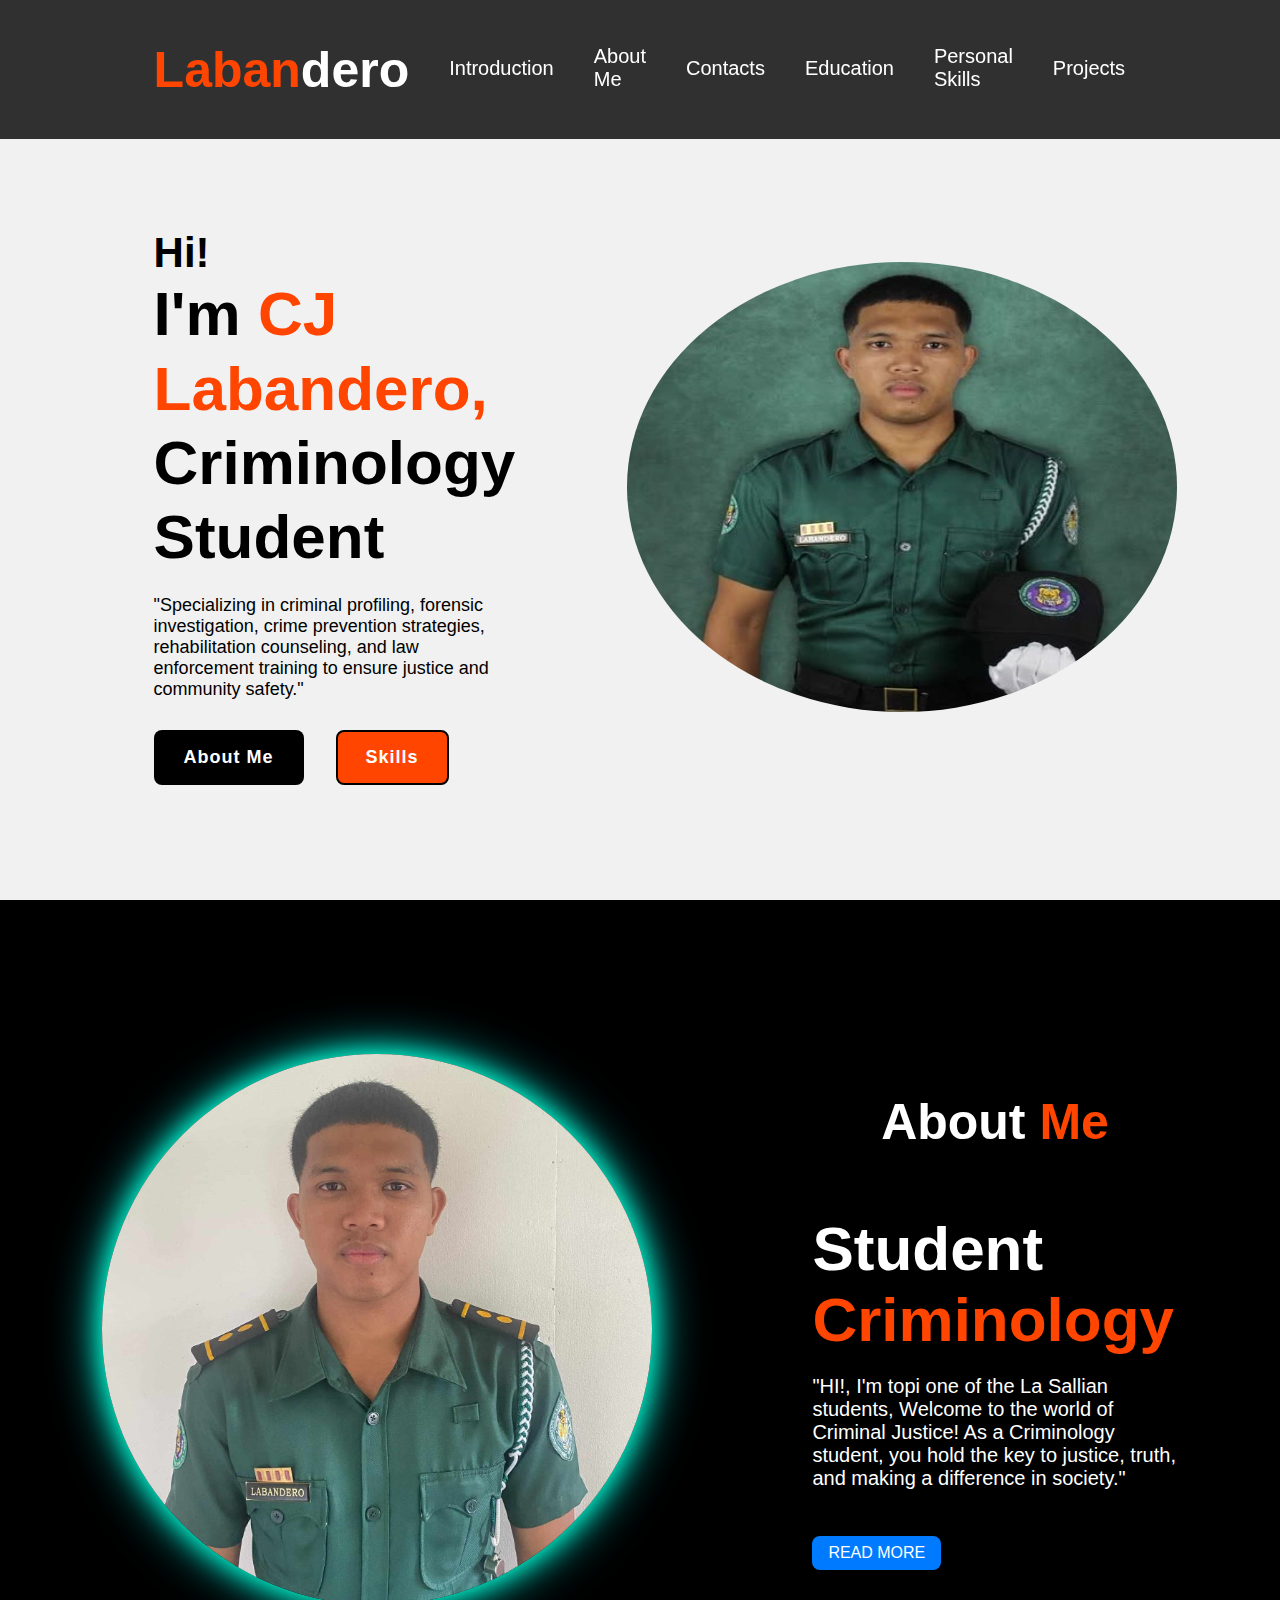
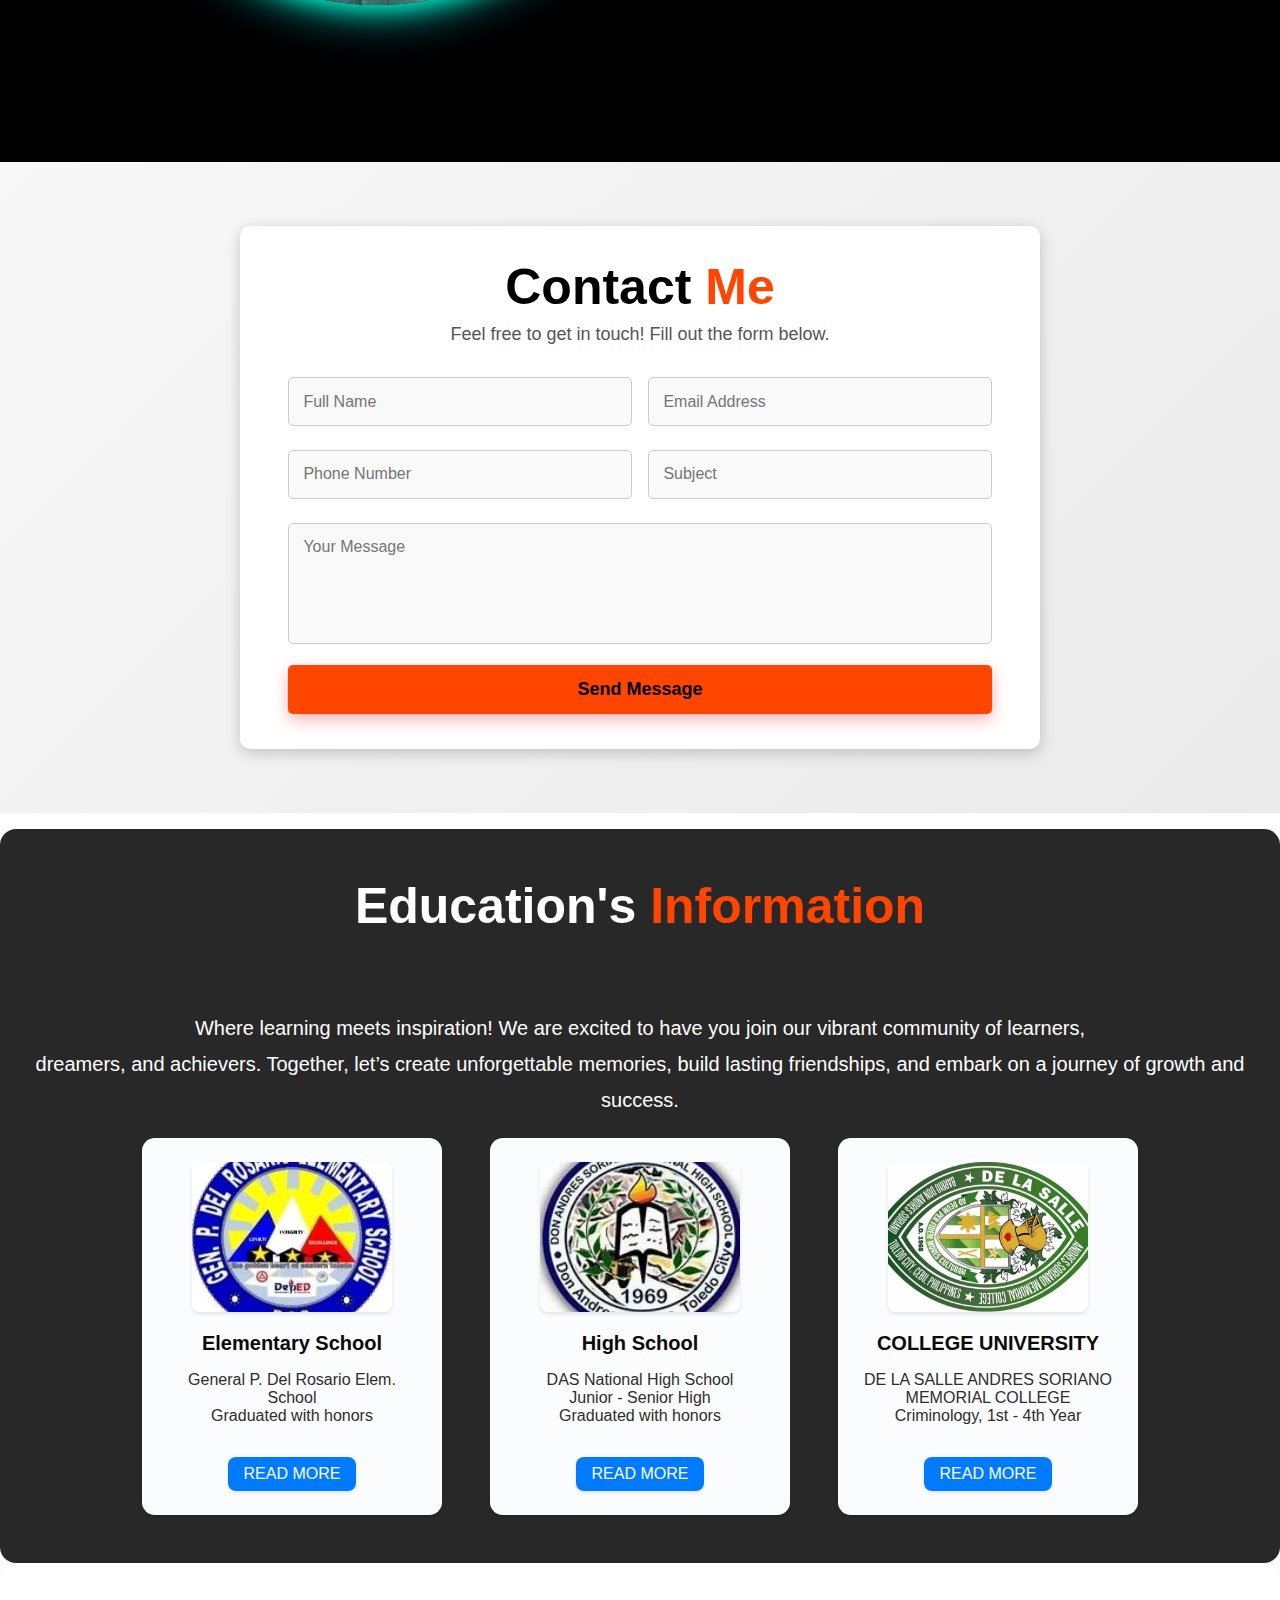
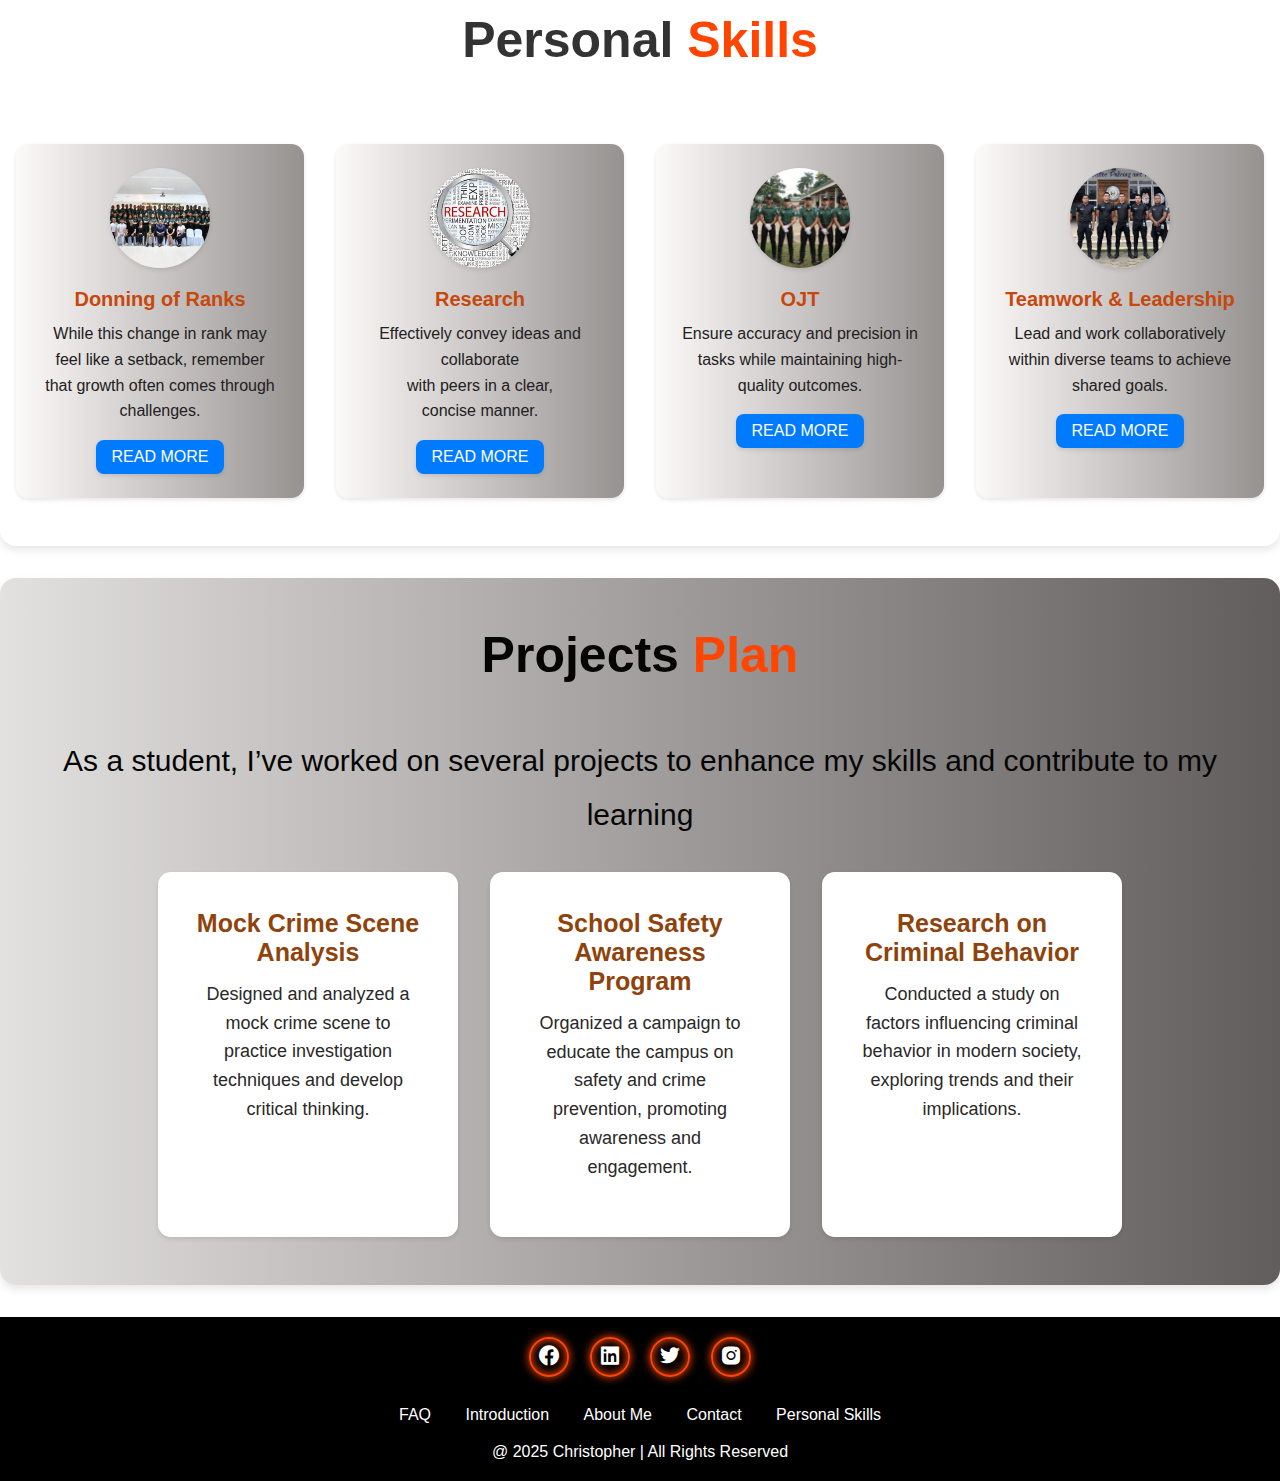
<file: index.html>
<!DOCTYPE html>
<html lang="en">
<head>
    <meta charset="UTF-8">
    <meta name="viewport" content="width=device-width, initial-scale=1.0">
    <title>Portfolio</title>
    <link href='https://unpkg.com/boxicons@2.1.4/css/boxicons.min.css' rel='stylesheet'>
    <link href="https://cdn.jsdelivr.net/npm/boxicons@2.1.4/css/boxicons.min.css" rel="stylesheet">
    <link rel="stylesheet" href="main.css">
</head>
<body>
    <header class="header">
        <a href="#" class="logo"><span>Laban</span>dero</a>

        <nav class="navbar" id="navbar">
            <a href="#introduction" class="active">Introduction</a>
            <a href="#about">About Me</a>
            <a href="#contact">Contacts</a>
            <a href="#education">Education</a>
            <a href="#skills">Personal Skills</a>
            <a href="#projects">Projects</a>
        </nav>

        <div class="hamburger" id="hamburger">
            <i class="bx bx-menu"></i>
        </div>
    </header>

    <section  id="introduction" class="home">
        <div class="home-content">

            <h3>Hi!</h3>
            <h1>I'm <span>CJ Labandero,<br></span>Criminology Student</h1>

            <p>"Specializing in criminal profiling, forensic investigation, crime prevention
                strategies, rehabilitation counseling, and law enforcement training to ensure justice and community safety."</p>

                <div class="btn-box">
                    <a href="#about" class="btn-1">About Me</a>
                    <a href="#skills" class="btn-2">Skills</a>
                </div>
        </div>
        <div class="img-box">
            <img src="pic2.jpg" alt="">
        </div>
    </section>

    <section id="about" class="about">

        <div class="about-img">
            <img src="pic3.jpg" alt="">
        </div>

         <div class="about-content">
            <h2  class="heading">About <span>Me</span></h2>
            <h3>Student <span>Criminology</span></h3>
            <p>"HI!, I'm topi one of the La Sallian students, Welcome to the world of Criminal Justice! As a Criminology student, you hold the key to justice,
                truth, and making a difference in society."</p>
                <a href="pages/about.html" class="read-more-btn">READ MORE</a>
        
            </div>
    </section>

    <section id="contact" class="contact-form">
        <div class="contact-container">
            <h2 class="contact-me">Contact <span>Me</span></h2>
            <p class="contact-description">Feel free to get in touch! Fill out the form below.</p>
            <form action="#">
                <div class="input-box">
                    <input type="text" placeholder="Full Name" required>
                    <input type="email" placeholder="Email Address" required>
                </div>
                <div class="input-box">
                    <input type="number" placeholder="Phone Number" required>
                    <input type="text" placeholder="Subject" required>
                </div>
                <textarea name="message" cols="30" rows="5" placeholder="Your Message" required></textarea>
                <input type="submit" value="Send Message" class="btn-submit">
            </form>
        </div>
    </section>
    

    <section id="education" class="education">
        <h2 class="section-heading">Education's <span>Information</span></h2>
        <p>
            Where learning meets inspiration! We are excited to have you join our vibrant community of learners,<br> dreamers, and achievers. Together, let’s create 
            unforgettable memories, build lasting friendships, and embark on a journey of growth and success. 
            
        </p>
        <div class="education-columns">
            
            <div class="education-item">
                <img src="s1.jpg" alt="Elementary School" class="education-img">
                <h3>Elementary School</h3>
                <p>General P. Del Rosario Elem. School<br>Graduated with honors</p>
                <a href="pages/elem.html" class="read-more-btn">READ MORE</a>
            </div>
            
            <div class="education-item">
                <img src="s2.jpg" alt="High School" class="education-img">
                <h3>High School</h3>
                <p>DAS National High School<br>Junior - Senior High<br>Graduated with honors</p>
                <a href="pages/high.html" class="read-more-btn">READ MORE</a>
            </div>
           
            <div class="education-item">
                <img src="S3.jpg" alt="College" class="education-img">
                <h3>COLLEGE UNIVERSITY</h3>
                <p>DE LA SALLE ANDRES SORIANO MEMORIAL COLLEGE<br>Criminology, 1st - 4th Year</p>
                <a href="pages/college.html" class="read-more-btn">READ MORE</a>
            </div>
        </div>
    </section>
    
    
    <section id="skills" class="personal-skills">
        <h2 class="skill">Personal <span>Skills</span></h2>
        <div class="skills-container">
            <!-- Skill 2 -->
            <div class="skill-item">
                <img src="sk2.jpg" alt="Problem-Solving" class="skill-icon">
                <h3>Donning of Ranks</h3>
                <p>While this change in rank may feel like a setback, remember that growth often comes through challenges.</p>
                <a href="pages/donning.html" class="read-more-btn">READ MORE</a>
            </div>
            <!-- Skill 3 -->
            <div class="skill-item">
                <img src="sk3.jpg" alt="Strong Communication Skills" class="skill-icon">
                <h3>Research</h3>
                <p>Effectively convey ideas and collaborate<br>with peers in a clear, <br>concise manner.</p>
                <a href="pages/research.html" class="read-more-btn">READ MORE</a>
            </div>
            <!-- Skill 4 -->
            <div class="skill-item">
                <img src="sk4.jpg" alt="Attention to Detail" class="skill-icon">
                <h3>OJT</h3>
                <p>Ensure accuracy and precision in tasks while maintaining high-quality outcomes.</p>
                <a href="pages/ojt.html" class="read-more-btn">READ MORE</a>
            </div>
            <!-- Skill 5 -->
            <div class="skill-item">
                <img src="sk5.jpg" alt="Teamwork and Leadership" class="skill-icon">
                <h3>Teamwork & Leadership</h3>
                <p>Lead and work collaboratively within diverse teams to achieve <br>shared goals.</p>
                <a href="pages/team.html" class="read-more-btn">READ MORE</a>
            </div>
        </div>
    </section>
    
    
    <section id="projects" class="projects">
        <h2 class="proj">Projects <span> Plan</span></h2>
        <p>
            As a student, I’ve worked on several projects to enhance my skills and contribute to my learning
        </p>
        <div class="project-cards">
            <!-- Project 1 -->
            <div class="project-card">
                <h3>Mock Crime Scene Analysis</h3>
                <p>Designed and analyzed a mock crime scene to practice investigation techniques and develop critical thinking.</p>
            </div>
            <!-- Project 2 -->
            <div class="project-card">
                <h3>School Safety Awareness Program</h3>
                <p>Organized a campaign to educate the campus on safety and crime prevention, promoting awareness and engagement.</p>
            </div>
            <!-- Project 3 -->
            <div class="project-card">
                <h3>Research on Criminal Behavior</h3>
                <p>Conducted a study on factors influencing criminal behavior in modern society, exploring trends and their implications.</p>
            </div>
        </div>
    </section>
    
    <script>

        const hamburger = document.getElementById('hamburger');
        const navbar = document.getElementById('navbar');
        
        hamburger.addEventListener('click', () => {
            navbar.classList.toggle('show');
        });

        const navLinks = document.querySelectorAll('.navbar a');
        navLinks.forEach(link => {
            link.addEventListener('click', () => {
                navbar.classList.remove('show');
            });
        });
        const sections = document.querySelectorAll("section");
        
        window.addEventListener("scroll", () => {
            let current = "";
            sections.forEach((section) => {
                const sectionTop = section.offsetTop - 50;
                if (window.scrollY >= sectionTop) {
                    current = section.getAttribute("id");
                }
            });
            navLinks.forEach((link) => {
                link.classList.remove("active");
                if (link.getAttribute("href").includes(current)) {
                    link.classList.add("active");
                }
            });
        });

    </script>
    

    <footer class="footer">

        <div class="social">
            <a href="https://www.facebook.com/christopherjay.labandero.50"><i class='bx bxl-facebook-circle'></i></a>
            <a href="https://www.facebook.com/christopherjay.labandero.50"><i class='bx bxl-linkedin-square'></i></a>
            <a href="https://www.facebook.com/christopherjay.labandero.50"><i class='bx bxl-twitter'></i></a>
            <a href="https://www.facebook.com/christopherjay.labandero.50"><i class='bx bxl-instagram-alt' ></i></a>
        </div>

        <ul class="list">
            <li>
                <a href="#home">FAQ</a>
            </li>
            <li>
                <a href="#introduction">Introduction</a>
            </li>
            <li>
                <a href="#about">About Me</a>
            </li>
            <li>
                <a href="#contact">Contact</a>
            </li>
            <li>
                <a href="#skills">Personal Skills</a>
            </li>
        </ul>

        <p class="copyright">@ 2025 Christopher | All Rights Reserved</p>
    </footer>
</body>
</html>
</file>
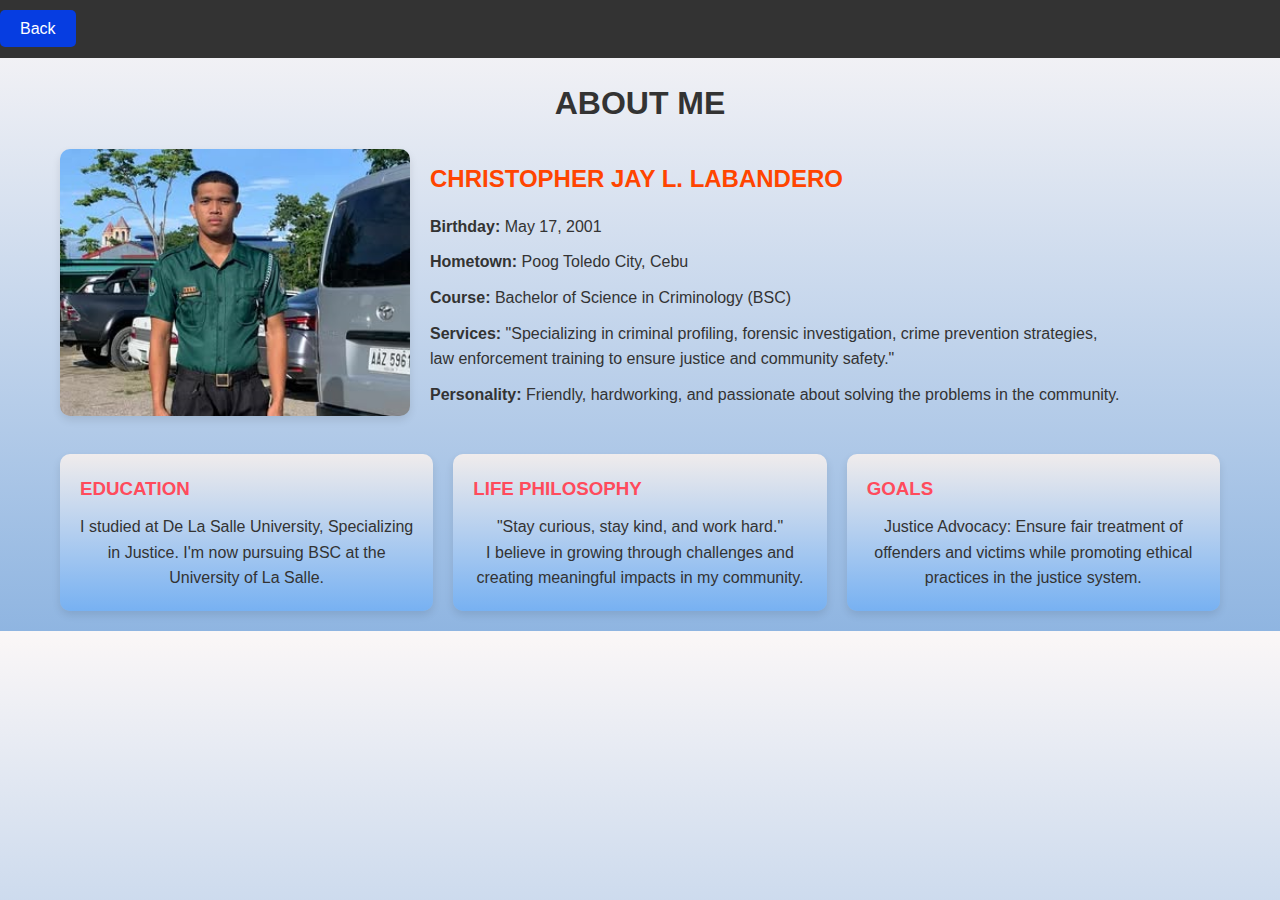
<file: about.html>
<!DOCTYPE html>
<html lang="en">
<head>
    <meta charset="UTF-8">
    <meta name="viewport" content="width=device-width, initial-scale=1.0">
    <title>ABOUT ME</title>
    <link rel="stylesheet" href="main.css">
    <style>
        body {
            font-family: Arial, sans-serif;
            line-height: 1.6;
            margin: 0;
            padding: 0;
            background: linear-gradient(rgb(251, 247, 247), rgb(143, 181, 225));
            color: #333;
        }

        header {
            background: #333;
            color: #fff;
            padding: 1rem 0;
            text-align:left;
            position: sticky;
            top: 0;
            z-index: 10;
        }

        .back-btn {
            color: #fff;
            text-decoration: none;
            font-size: 16px;
            padding: 10px 20px;
            background: #063de1;
            border-radius: 5px;
            transition: background 0.3s;
        }

        .back-btn:hover {
            background: #494e96;
        }

        main {
            padding: 20px;
            max-width: 1200px;
            margin: auto;
        }

        h1 {
            text-align: center;
            margin-bottom: 20px;
        }

        /* About Section */
        .about-container {
            display: flex;
            flex-wrap: wrap;
            gap: 20px;
        }

        .about-img {
            flex: 1;
            min-width: 300px;
            max-width: 350px;
            text-align: center;
        }

        .about-img img {
            width: 100%;
            height: auto;
            border-radius: 10px;
            box-shadow: 0 4px 8px rgba(0, 0, 0, 0.1);
            transition: transform 0.3s;
        }

        .about-img img:hover {
            transform: scale(1.05);
        }

        .about-details {
            flex: 2;
            display: flex;
            flex-direction: column;
            justify-content: center;
        }

        .about-details h2 {
            color: orangered;
            margin-bottom: 10px;
        }

        .about-details p {
            margin: 5px 0;
        }

        /* 3-Column Layout */
        .columns {
            display: flex;
            flex-wrap: wrap;
            gap: 20px;
            margin-top: 30px;
        }

        .column {
            flex: 1;
            min-width: 250px;
            background: linear-gradient(rgb(240, 236, 236), rgb(119, 177, 242));
            padding: 20px;
            border-radius: 10px;
            box-shadow: 0 4px 8px rgba(0, 0, 0, 0.1);
            transition: transform 0.3s, box-shadow 0.3s;
        }

        .column:hover {
            transform: translateY(-5px);
            box-shadow: 0 6px 12px rgba(0, 0, 0, 0.2);
        }

        .column h3 {
            margin-bottom: 10px;
            color: #ff4b5c;
        }

        .column p {
            text-align: center;
            margin: 0;
        }
    </style>
</head>
<body>
    <header>
        <a href="../index.html#about" class="back-btn">Back</a>
    </header>
    <main>
        <h1>ABOUT ME</h1>
        <div class="about-container">
            <div class="about-img">
                <img src="pic1.png" alt="Your Photo">
            </div>
            <div class="about-details">
                <h2>CHRISTOPHER JAY L. LABANDERO</h2>
                <p><strong>Birthday:</strong> May 17, 2001</p>
                <p><strong>Hometown:</strong> Poog Toledo City, Cebu</p>
                <p><strong>Course:</strong> Bachelor of Science in Criminology (BSC)</p>
                <p><strong>Services:</strong> "Specializing in criminal profiling, forensic investigation, crime prevention strategies,<br> law enforcement training to ensure justice and community safety."</p>
                <p><strong>Personality:</strong> Friendly, hardworking, and passionate about solving the problems in the community.</p>
            </div>
        </div>

        
        <div class="columns">
            
            <div class="column">
                <h3>EDUCATION</h3>
                <p>I studied at De La Salle University, Specializing in Justice. I'm now pursuing BSC at the University of La Salle.</p>
            </div>
            
            <div class="column">
                <h3>LIFE PHILOSOPHY</h3>
                <p>"Stay curious, stay kind, and work hard."<br>I believe in growing through challenges and creating meaningful impacts in my community.</p>
            </div>
            
            <div class="column">
                <h3>GOALS</h3>
                <p>Justice Advocacy: Ensure fair treatment of offenders and victims while promoting ethical practices in the justice system.</p>
            </div>
        </div>
    </main>
</body>
</html>
</file>
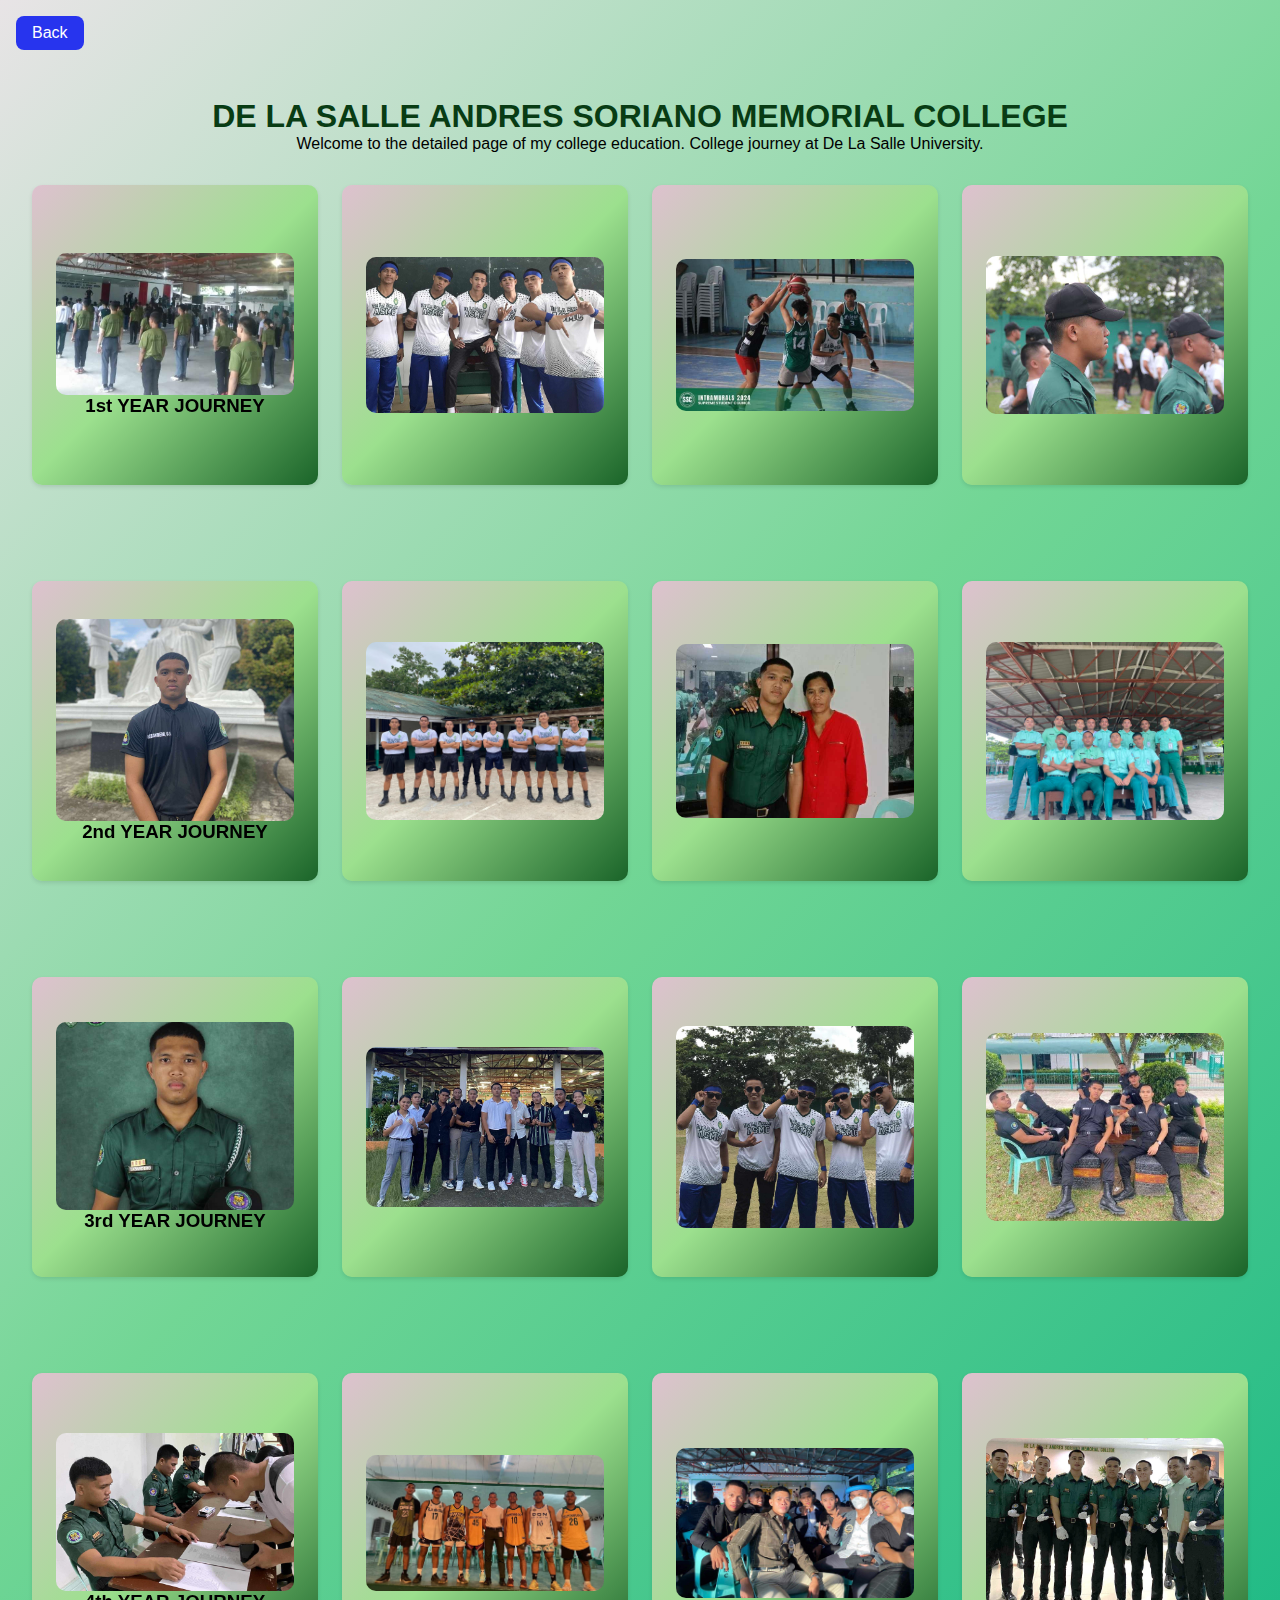
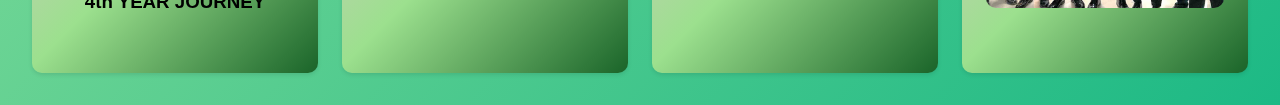
<file: college.html>
<!DOCTYPE html>
<html lang="en">
<head>
    <meta charset="UTF-8">
    <meta name="viewport" content="width=device-width, initial-scale=1.0">
    <title>Elementary School</title>
    <link rel="stylesheet" href="main.css">
    <style>
        body {
            background: linear-gradient(135deg, #e8e4e6, #72d695, #1cb985);
            font-family: 'merriweather', sans-serif;
            margin: 0;
            padding: 0;
        }
        header {
            padding: 1em;
            text-align: left;
        }
        header .back-button {
            display: inline-block;
            text-decoration: none;
            color: white;
            font-size: 1em;
            background-color: #2734ee;
            padding: 0.5em 1em;
            border-radius: 0.5em;
            transition: background-color 0.5s;
        }
        
        header .back-button:hover {
            background-color: #8ba8f0;
        }
        main {
            padding: 2em;
            text-align: center;
        }
        main h1{
            color: #083c14;
        }

        .columns {
            display: flex;
            justify-content: center;
            gap: 1.5em;
            margin-top: 2em;
            animation: fadeIn 1s ease-out;
        }

        .column {
            flex: 1;
            max-width: 300px;
            perspective: 1000px; /* Required for 3D effect */
        }

        .column .card {
            width: 100%;
            height: 300px;
            position: relative;
            transform-style: preserve-3d;
            transition: transform 0.6s;
            border-radius: 10px;
            box-shadow: 0 2px 4px rgba(0, 0, 0, 0.1);
        }

        .column:hover .card {
            transform: rotateY(180deg); /* Flip on hover */
        }

        .card .front,
        .card .back {
            position: absolute;
            width: 100%;
            height: 100%;
            backface-visibility: hidden; /* Hide back when flipped */
            border-radius: 10px;
        }

        .card .front {
            background: linear-gradient(135deg, #dec1cf, #9ce08e, #1a6429);
            padding: 1.5em;
            display: flex;
            flex-direction: column;
            align-items: center;
            justify-content: center;
        }

        .card .back {
            background-color: #19b4e3;
            color: rgb(14, 11, 11);
            transform: rotateY(180deg);
            padding: 1em;
            display: flex;
            flex-direction: column;
            align-items: center;
            justify-content: center;
        }

        .column img {
            width: 100%;
            height: auto;
            border-radius: 10px;
            transition: transform 0.3s ease;
        }

        .column img:hover {
            transform: scale(1.1);
        }

        @keyframes fadeIn {
            from {
                opacity: 0;
                transform: translateY(20px);
            }
            to {
                opacity: 1;
                transform: translateY(0);
            }
        }
        /* Responsive Design */
@media (max-width: 768px) {
    .columns {
        flex-direction: column; /* Stack columns vertically */
        align-items: center;
    }

    .column {
        width: 100%; /* Full-width columns */
    }
}

@media (max-width: 480px) {
    body {
        font-size: 14px;
    }

    header .back-button {
        font-size: 0.9em;
        padding: 0.4em 0.8em;
    }

    main p {
        font-size: 16px;
    }

    .card {
        height: auto; /* Let height adjust dynamically */
    }

    .card .front,
    .card .back {
        padding: 1em;
    }
    }
    </style>
</head>
<body>
    <header>
        <a href="../index.html#education" class="back-button">
            <span class="back-arrow"></span> Back 
        </a>
    </header>
    <main>
        <h1>DE LA SALLE ANDRES SORIANO MEMORIAL COLLEGE</h1>
        <p>Welcome to the detailed page of my college education. College journey at De La Salle University.</p>

        <!-- Three-Column Section with Card Flip -->
    <section>
        <div class="columns">
            <div class="column">
                <div class="card">
                    <div class="front">
                        <img src="cf1.jpg" alt="Teacher">
                        <h3>1st YEAR JOURNEY</h3>
        
                    </div>
                    <div class="back">
                        <h3></h3>
                        <p>They encouraged creativity and fostered a love for learning that still influences me today.</p>
                        <p>Our teachers were committed to providing quality education and nurturing our potential every step of the way.</p>
                    </div>
                </div>
            </div>
            <div class="column">
                <div class="card">
                    <div class="front">
                        <img src="cf2.jpg" alt="Classmates">
                        <h3></h3>
                        
                    </div>
                    <div class="back">
                        <h3>Friendships</h3>
                        <p>These classmates have supported me throughout life, and we still stay in touch to this day.</p>
                        <p>The friendships I built in elementary school remain some of the most cherished relationships in my life.</p>
                    </div>
                </div>
            </div>
            <div class="column">
                <div class="card">
                    <div class="front">
                        <img src="cf3.jpg" alt="School Events">
                        <h3></h3>
                        
                    </div>
                    <div class="back">
                        <h3>Event Highlights</h3>
                        <p>The school events brought our community together and created lasting memories.</p>
                        <p>From academic contests to fun-filled sports days, every event helped shape my holistic development.</p>
                    </div>
                </div>
            </div>
            <div class="column">
                <div class="card">
                    <div class="front">
                        <img src="cf4.jpg" alt="School Events">
                        <h3></h3>
                        
                    </div>
                    <div class="back">
                        <h3></h3>
                        <p>The school events brought our community together and created lasting memories.</p>
                        <p>From academic contests to fun-filled sports days, every event helped shape my holistic development.</p>
                    </div>
                </div>
            </div>
        </div>
    </main>
    <main>
        <div class="columns">
            <div class="column">
                <div class="card">
                    <div class="front">
                        <img src="cs1.jpg" alt="Teacher">
                        <h3>2nd YEAR JOURNEY</h3>
                    
                    </div>
                    <div class="back">
                        <h3>Teachers' Impact</h3>
                        <p>They encouraged creativity and fostered a love for learning that still influences me today.</p>
                        <p>Our teachers were committed to providing quality education and nurturing our potential every step of the way.</p>
                    </div>
                </div>
            </div>
            <div class="column">
                <div class="card">
                    <div class="front">
                        <img src="cs2.jpg" alt="Classmates">
                        <h3></h3>
                        
                    </div>
                    <div class="back">
                        <h3>Friendships</h3>
                        <p>These classmates have supported me throughout life, and we still stay in touch to this day.</p>
                        <p>The friendships I built in elementary school remain some of the most cherished relationships in my life.</p>
                    </div>
                </div>
            </div>
            <div class="column">
                <div class="card">
                    <div class="front">
                        <img src="cs3.jpg" alt="School Events">
                        <h3></h3>
                        
                    </div>
                    <div class="back">
                        <h3>Event Highlights</h3>
                        <p>The school events brought our community together and created lasting memories.</p>
                        p>From academic contests to fun-filled sports days, every event helped shape my holistic development.</p>
                    </div>
                </div>
            </div>
            <div class="column">
                <div class="card">
                    <div class="front">
                        <img src="cs4.jpg" alt="School Events">
                        <h3></h3>
                        
                    </div>
                    <div class="back">
                        <h3>Event Highlights</h3>
                        <p>The school events brought our community together and created lasting memories.</p>
                        <p>From academic contests to fun-filled sports days, every event helped shape my holistic development.</p>
                    </div>
                </div>
            </div>
            
        </div>
    </main>
    <main>
        <div class="columns">
            <div class="column">
                <div class="card">
                    <div class="front">
                        <img src="ct1.jpg" alt="Teacher">
                        <h3>3rd YEAR JOURNEY</h3>
                        
                    </div>
                    <div class="back">
                        <h3></h3>
                        <p>They encouraged creativity and fostered a love for learning that still influences me today.</p>
                        <p>Our teachers were committed to providing quality education and nurturing our potential every step of the way.</p>
                    </div>
                </div>
            </div>
            <div class="column">
                <div class="card">
                    <div class="front">
                        <img src="ct2.jpg" alt="Classmates">
                        <h3></h3>
                        
                    </div>
                    <div class="back">
                        <h3>Friendships</h3>
                        <p>These classmates have supported me throughout life, and we still stay in touch to this day.</p>
                        <p>The friendships I built in elementary school remain some of the most cherished relationships in my life.</p>
                    </div>
                </div>
            </div>
            <div class="column">
                <div class="card">
                    <div class="front">
                        <img src="ct3.jpg" alt="School Events">
                        <h3></h3>
                        
                    </div>
                    <div class="back">
                        <h3>Event Highlights</h3>
                        <p>The school events brought our community together and created lasting memories.</p>
                        <p>From academic contests to fun-filled sports days, every event helped shape my holistic development.</p>
                    </div>
                </div>
            </div>
            <div class="column">
                <div class="card">
                    <div class="front">
                        <img src="ct4.jpg" alt="School Events">
                        <h3></h3>
                        
                    </div>
                    <div class="back">
                        <h3>Event Highlights</h3>
                        <p>The school events brought our community together and created lasting memories.</p>
                        <p>From academic contests to fun-filled sports days, every event helped shape my holistic development.</p>
                    </div>
                </div>
            </div>
            
        </div>
    </main>
    <main>
        <div class="columns">
            <div class="column">
                <div class="card">
                    <div class="front">
                        <img src="cU1.jpg" alt="Teacher">
                        <h3>4th YEAR JOURNEY</h3>
                        
                    </div>
                    <div class="back">
                        <h3></h3>
                        <p>They encouraged creativity and fostered a love for learning that still influences me today.</p>
                        <p>Our teachers were committed to providing quality education and nurturing our potential every step of the way.</p>
                    </div>
                </div>
            </div>
            <div class="column">
                <div class="card">
                    <div class="front">
                        <img src="cU2.jpg" alt="Classmates">
                        <h3></h3>
                        
                    </div>
                    <div class="back">
                        <h3></h3>
                        <p>These classmates have supported me throughout life, and we still stay in touch to this day.</p>
                        <p>The friendships I built in elementary school remain some of the most cherished relationships in my life.</p>
                    </div>
                </div>
            </div>
            <div class="column">
                <div class="card">
                    <div class="front">
                        <img src="cU3.jpg" alt="School Events">
                        <h3></h3>
                        
                    </div>
                    <div class="back">
                        <h3>Event Highlights</h3>
                        <p>The school events brought our community together and created lasting memories.</p>
                        <p>From academic contests to fun-filled sports days, every event helped shape my holistic development.</p>
                    </div>
                </div>
            </div>
            <div class="column">
                <div class="card">
                    <div class="front">
                        <img src="cU4.jpg" alt="School Events">
                        <h3></h3>
                        
                    </div>
                    <div class="back">
                        <h3>Event Highlights</h3>
                        <p>The school events brought our community together and created lasting memories.</p>
                        <p>From academic contests to fun-filled sports days, every event helped shape my holistic development.</p>
                    </div>
                </div>
            </div>
            
        </div>
    </main>
</body>
</html>
</file>
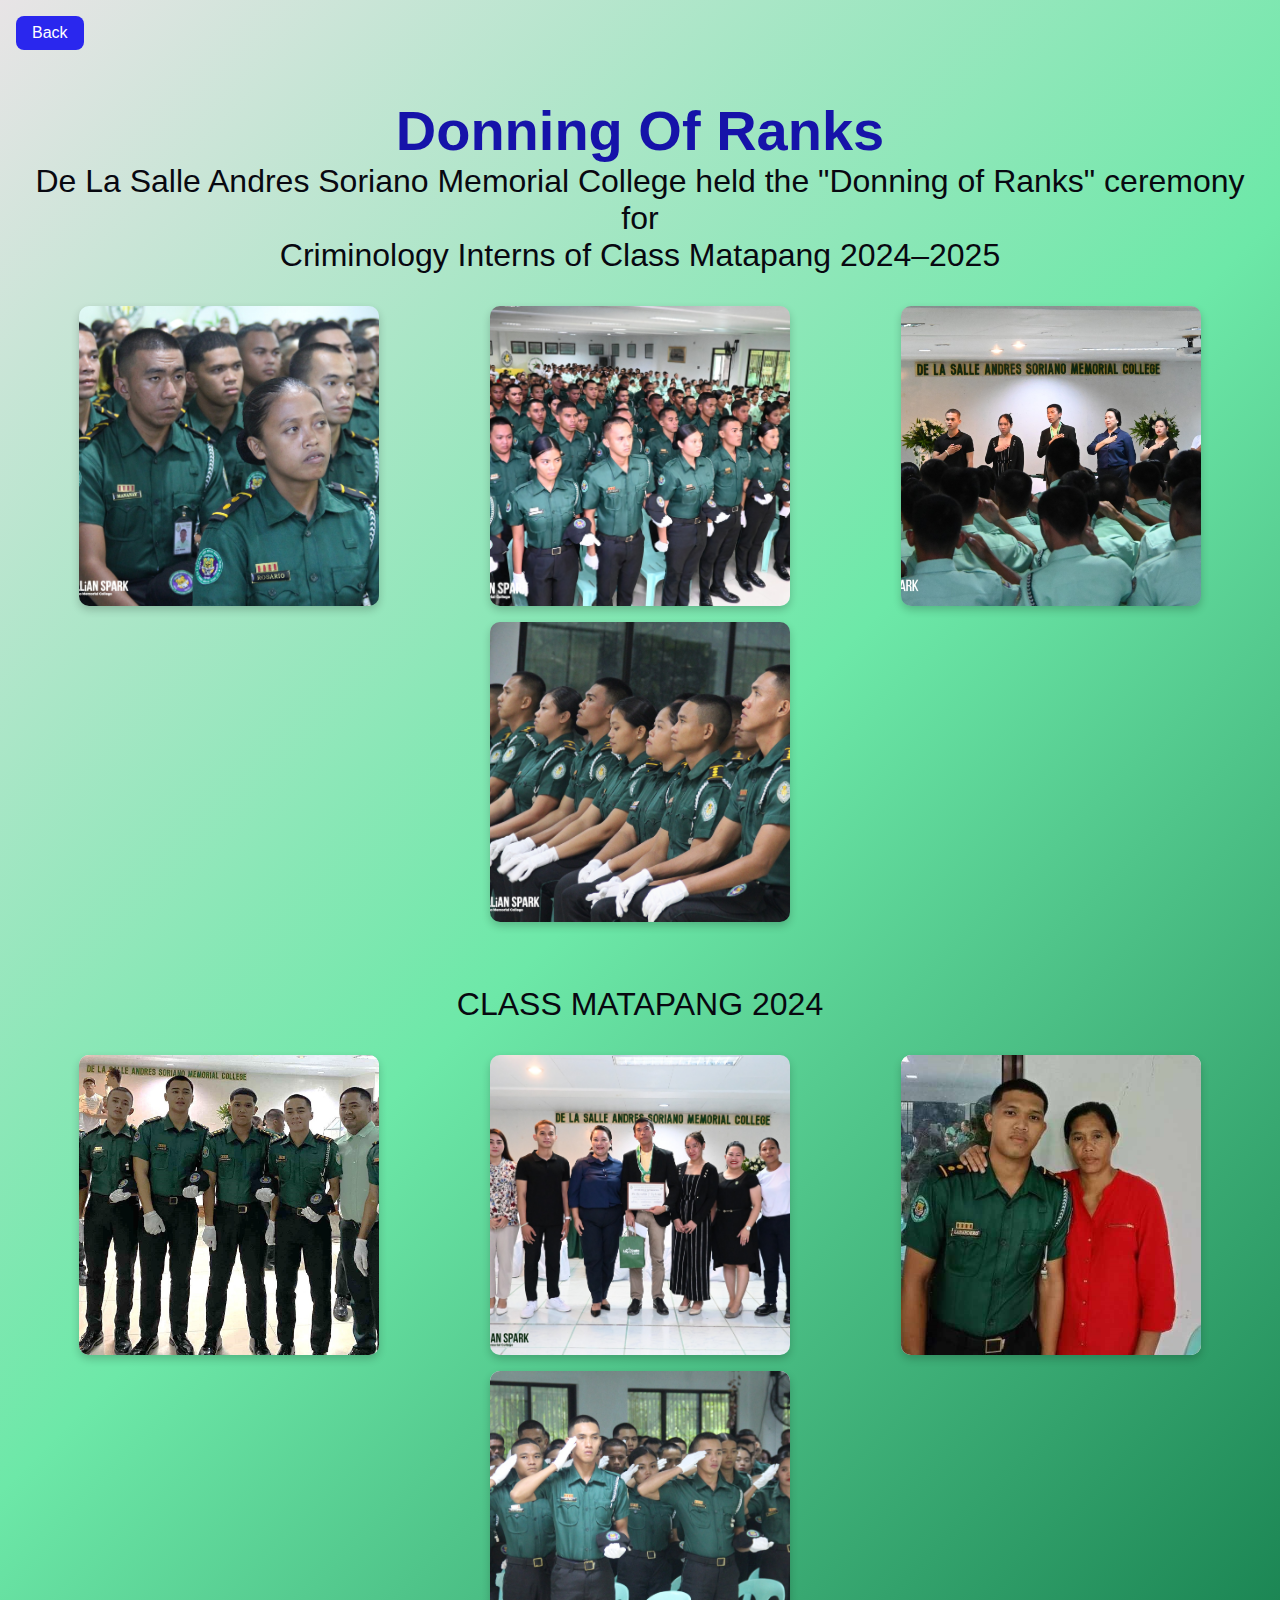
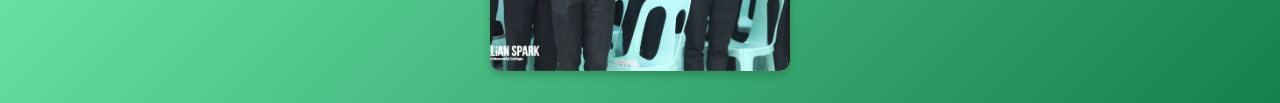
<file: donning.html>
<!DOCTYPE html>
<html lang="en">
<head>
    <meta charset="UTF-8">
    <meta name="viewport" content="width=device-width, initial-scale=1.0">
    <title>Ranks</title>
    <link rel="stylesheet" href="main.css">
    <style>
        body {
            background: linear-gradient(135deg, #e8e4e6, #6de8a8, #167f4e);
            font-family: 'Merriweather', sans-serif;
            margin: 0;
            padding: 0;
        }

        header {
            padding: 1em;
            text-align: left;
        }

        header .back-button {
            display: inline-block;
            text-decoration: none;
            color: white;
            font-size: 1em;
            background-color: #2a27ee;
            padding: 0.5em 1em;
            border-radius: 0.5em;
            transition: background-color 0.5s ease, transform 0.3s ease;
        }

        header .back-button:hover {
            background-color: #8ba8f0;
            transform: scale(1.05);
        }

        main {
            padding: 2em;
            text-align: center;
        }

        main h1 {
            color: #1613a9;
            font-size: 3.5rem;
            animation: fadeInTitle 1s ease-out;
        }
        main p{
            color: #080810;
            font-size: 2.0rem;
            animation: fadeInTitle 1s ease-out;
        }

        .columns {
            display: flex;
            flex-wrap: wrap;
            justify-content: center;
            gap: 1em;
            margin-top: 2em;
            animation: fadeInColumns 1.2s ease-out;
        }

        .column {
            flex: 1 1 300px;
            max-width: 300px;
            margin: 0 auto;
            perspective: 1000px; /* 3D perspective for flip effect */
        }

        .column .card {
            width: 100%;
            height: 300px;
            position: relative;
            transform-style: preserve-3d;
            transition: transform 0.8s ease-out, box-shadow 0.5s ease;
            border-radius: 10px;
            box-shadow: 0 4px 8px rgba(0, 0, 0, 0.2);
        }

        .column:hover .card {
            transform: rotateY(180deg); /* Flip on hover */
            box-shadow: 0 6px 12px rgba(0, 0, 0, 0.4);
        }

        .card {
            width: 100%; /* Adjust card width dynamically */
            height: auto; /* Let the height adapt */
            aspect-ratio: 1; /* Maintain a square shape */
            position: relative;
            transform-style: preserve-3d;
            transition: transform 0.8s ease-out, box-shadow 0.5s ease;
            border-radius: 10px;
            box-shadow: 0 4px 8px rgba(0, 0, 0, 0.2);
        }

        .card .front,
        .card .back {
            position: absolute;
            width: 100%;
            height: 100%;
            backface-visibility: hidden; /* Hide the back when flipped */
            border-radius: 10px;
            overflow: hidden;
        }

        .card .front {
            background-color: #f5f5f5;
            animation: fadeInImage 0.5s ease;
        }

        .card .back {
            background-color: #55b6e0;
            transform: rotateY(180deg);
            animation: fadeInImage 0.5s ease;
        }

        .card img {
            width: 100%;
            height: 100%;
            object-fit: cover; /* Ensure the image fills the space */
            transition: transform 0.5s ease;
        }

        .card:hover img {
            transform: scale(1.1); /* Slight zoom-in effect */
        }

        /* Animations */
        @keyframes fadeInTitle {
            from {
                opacity: 0;
                transform: translateY(-20px);
            }
            to {
                opacity: 1;
                transform: translateY(0);
            }
        }

        @keyframes fadeInColumns {
            from {
                opacity: 0;
                transform: translateY(20px);
            }
            to {
                opacity: 1;
                transform: translateY(0);
            }
        }

        @keyframes fadeInImage {
            from {
                opacity: 0;
                transform: scale(0.9);
            }
            to {
                opacity: 1;
                transform: scale(1);
            }
        }
        @media (max-width: 1024px) {
            .columns {
                gap: 1.5em; /* Reduce the gap for smaller screens */
            }
        
            .column {
                flex: 1 1 45%; /* Two cards per row */
            }
        }
        
        @media (max-width: 768px) {
            .columns {
                flex-direction: column; /* Stack cards vertically */
                align-items: center; /* Center-align the columns */
            }
        
            .column {
                flex: 1 1 90%; /* Single card per row */
                max-width: 90%; /* Reduce the width */
            }
        }
        
        @media (max-width: 480px) {
            .card {
                height: auto; /* Allow height to adjust naturally */
            }
        
            .card .front,
            .card .back {
                padding: 1em; /* Add padding for smaller screens */
            }
        
            .card img {
                object-fit: cover; /* Ensure the image remains within the card */
            }
        }
    </style>
</head>
<body>
    <header>
        <a href="../index.html#skills" class="back-button">Back</a>
    </header>
    <main>
        <h1>Donning Of Ranks</h1>
        <p>De La Salle Andres Soriano Memorial College held the "Donning of Ranks" ceremony for<br>Criminology Interns of Class Matapang 2024–2025</p>
        <div class="columns">
            <div class="column">
                <div class="card">
                    <div class="front">
                        <img src="d6.jpg" alt="Teachers">
                    </div>
                    <div class="back">
                        <img src="m2.jpg" alt="Teachers Flip Side">
                    </div>
                </div>
            </div>
            <div class="column">
                <div class="card">
                    <div class="front">
                        <img src="d1.jpg" alt="Classmates">
                    </div>
                    <div class="back">
                        <img src="d3.jpg" alt="Classmates Flip Side">
                    </div>
                </div>
            </div>
            <div class="column">
                <div class="card">
                    <div class="front">
                        <img src="d2.jpg" alt="Classmates">
                    </div>
                    <div class="back">
                        <img src="d5.jpg" alt="Classmates Flip Side">
                    </div>
                </div>
            </div>
            <div class="column">
                <div class="card">
                    <div class="front">
                        <img src="d4.jpg" alt="Graduation">
                    </div>
                    <div class="back">
                        <img src="d6.jpg" alt="Graduation Flip Side">
                    </div>
                </div>
            </div>
        </div>
    </main>
    <main>
        <p>CLASS MATAPANG 2024</p>
        <div class="columns">
            <div class="column">
                <div class="card">
                    <div class="front">
                        <img src="cU4.jpg" alt="Teachers">
                    </div>
                    <div class="back">
                        <img src="d9.jpg" alt="Teachers Flip Side">
                    </div>
                </div>
            </div>
            <div class="column">
                <div class="card">
                    <div class="front">
                        <img src="d5.jpg" alt="Classmates">
                    </div>
                    <div class="back">
                        <img src="d7.jpg" alt="Classmates Flip Side">
                    </div>
                </div>
            </div>
            <div class="column">
                <div class="card">
                    <div class="front">
                        <img src="cs3.jpg" alt="Graduation">
                    </div>
                    <div class="back">
                        <img src="d5.jpg" alt="Graduation Flip Side">
                    </div>
                </div>
            </div>
            <div class="column">
                <div class="card">
                    <div class="front">
                        <img src="d7.jpg" alt="Graduation">
                    </div>
                    <div class="back">
                        <img src="d3.jpg" alt="Graduation Flip Side">
                    </div>
                </div>
            </div>
        </div>
    </main>
</body>
</html>
</file>
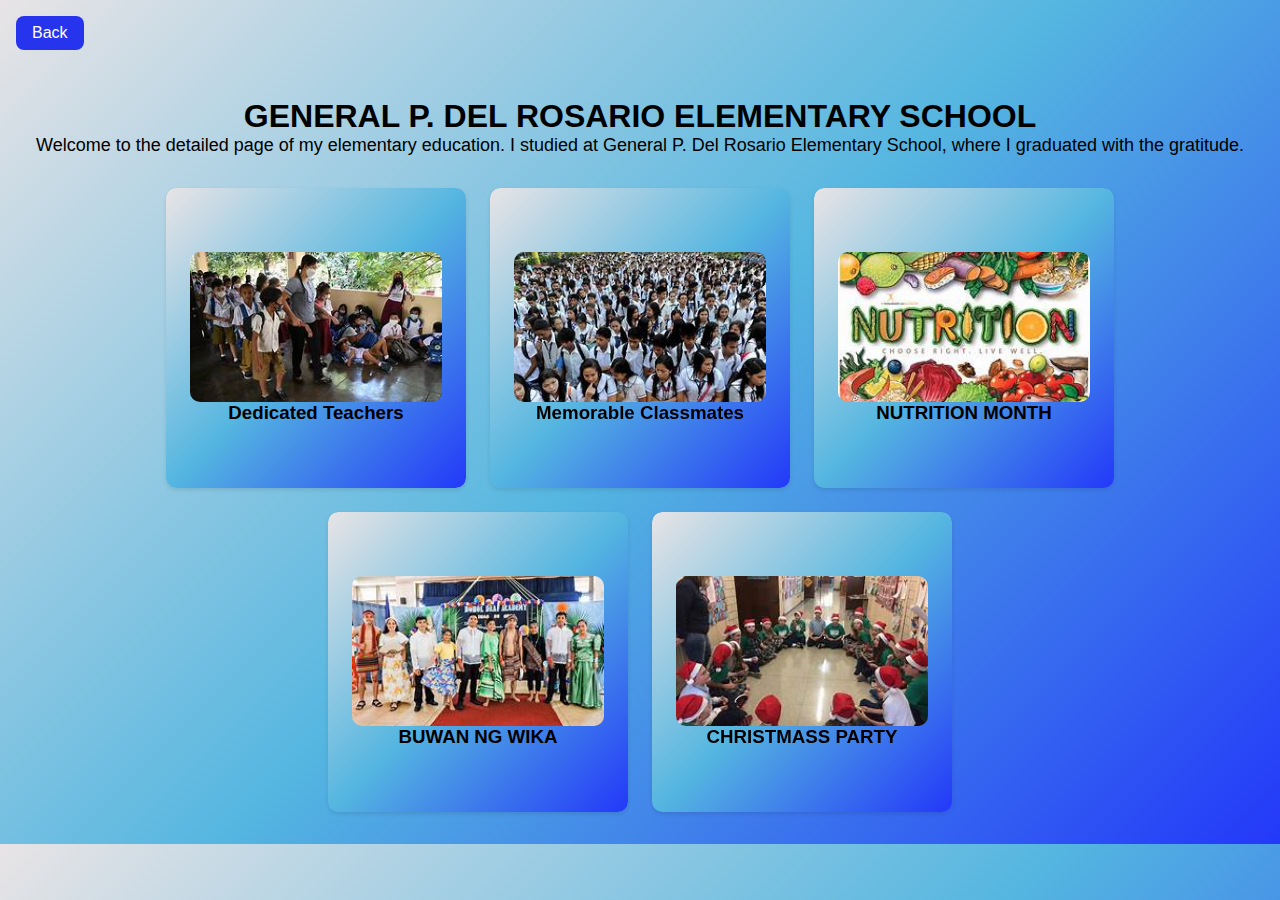
<file: elem.html>
<!DOCTYPE html>
<html lang="en">
<head>
    <meta charset="UTF-8">
    <meta name="viewport" content="width=device-width, initial-scale=1.0">
    <title>Elementary School</title>
    <link rel="stylesheet" href="main.css">
    <style>
        body {
            background: linear-gradient(135deg, #e8e4e6, #55b6e0, #2338f9);
            font-family: 'merriweather', sans-serif;
            margin: 0;
            padding: 0;
        }
        header {
            padding: 1em;
            text-align: left;
        }
        header .back-button {
            display: inline-block;
            text-decoration: none;
            color: white;
            font-size: 1em;
            background-color: #2734ee;
            padding: 0.5em 1em;
            border-radius: 0.5em;
            transition: background-color 0.5s;
        }
        
        header .back-button:hover {
            background-color: #8ba8f0;
        }
        main {
            padding: 2em;
            text-align: center;
        }
        main p{
            font-size: 18px;
        }

        .columns {
            display: flex;
            justify-content: center;
            flex-wrap: wrap;
            gap: 1.5em;
            margin-top: 2em;
            animation: fadeIn 1s ease-out;
        }

        .column {
            flex: 1 1 300px;
            max-width: 300px;
            perspective: 1000px; /* Required for 3D effect */
        }

        .column .card {
            width: 100%;
            height: 300px;
            position: relative;
            transform-style: preserve-3d;
            transition: transform 0.6s;
            border-radius: 10px;
            box-shadow: 0 2px 4px rgba(0, 0, 0, 0.1);
        }

        .column:hover .card {
            transform: rotateY(180deg); /* Flip on hover */
        }

        .card .front,
        .card .back {
            position: absolute;
            width: 100%;
            height: 100%;
            backface-visibility: hidden; /* Hide back when flipped */
            border-radius: 10px;
        }

        .card .front {
            background: linear-gradient(135deg, #e8e4e6, #55b6e0, #2338f9);
            padding: 1.5em;
            display: flex;
            flex-direction: column;
            align-items: center;
            justify-content: center;
        }
        .card {
            width: 100%;
            height: 350px; /* Adjusted height */
            position: relative;
            transform-style: preserve-3d;
            transition: transform 0.6s;
            border-radius: 10px;
            box-shadow: 0 2px 4px rgba(0, 0, 0, 0.1);
            overflow: hidden;
        }        

        .card .back {
            background-color: #97c2e0;
            color: rgb(5, 5, 5);
            transform: rotateY(180deg);
            padding: 1em;
            display: flex;
            flex-direction: column;
            align-items: center;
            justify-content: center;
        }

        .column img {
            display: block;
            width: 100%;
            height: 150px;
            border-radius: 10px;
            object-fit: cover;
            transition: transform 0.3s ease;
        }

        .column img:hover {
            transform: scale(1.1);
        }

        @keyframes fadeIn {
            from {
                opacity: 0;
                transform: translateY(20px);
            }
            to {
                opacity: 1;
                transform: translateY(0);
            }
        }
       /* Responsive Design */
@media (max-width: 768px) {
    .columns {
        flex-direction: column; /* Stack columns vertically */
        align-items: center;
    }

    .column {
        width: 100%; /* Full-width columns */
    }
}

@media (max-width: 480px) {
    body {
        font-size: 14px;
    }

    header .back-button {
        font-size: 0.9em;
        padding: 0.4em 0.8em;
    }

    main p {
        font-size: 16px;
    }

    .card {
        height: auto; /* Let height adjust dynamically */
    }

    .card .front,
    .card .back {
        padding: 1em;
    }
}

        
        
    </style>
</head>
<body>
    <header>
        <a href="../index.html#education" class="back-button">
            <span class="back-arrow"></span> Back 
        </a>
    </header>
    <main>
        <h1>GENERAL P. DEL ROSARIO ELEMENTARY SCHOOL</h1>
        <p>Welcome to the detailed page of my elementary education. I studied at General P. Del Rosario Elementary School, where I graduated with the gratitude.</p>

        <!-- Three-Column Section with Card Flip -->
        <div class="columns">
            <div class="column">
                <div class="card">
                    <div class="front">
                        <img src="e1.jpg" alt="Teacher">
                        <h3>Dedicated Teachers</h3>
                        <p></p>
                    </div>
                    <div class="back">
                        <h3>Teachers' Impact</h3>
                        <p>"To a teacher who shapes young minds with love and care, thank you for building the foundation of a brighter future. Your dedication inspires us all."</p>

                        <p>"Behind every confident student is a teacher who believed in them first. Thank you for being that light and guiding your students with patience and kindness."</p>
                    </div>
                </div>
            </div>
            <div class="column">
                <div class="card">
                    <div class="front">
                        <img src="e2.jpg" alt="Classmates">
                        <h3>Memorable Classmates</h3>
                        <p></p>
                    </div>
                    <div class="back">
                        <h3>Friendships</h3>
                        <p>These classmates have supported me throughout life, and we still stay in touch to this day.</p>
                        <p>The bonds I formed in elementary school continue to hold a special place in my heart, reminding me of the innocence and joy of childhood friendships.</p>
                    </div>
                </div>
            </div>
            <div class="column">
                <div class="card">
                    <div class="front">
                        <img src="e3.jpg" alt="School Events">
                        <h3>NUTRITION MONTH</h3>
                        <p></p>
                    </div>
                    <div class="back">
                        <h3>NUTRITION MONTH</h3>
                        <p>The school events brought our community together and created lasting memories.</p>
                        <p> Nutrition Month, with the theme "Sa PPAN: Sama-sama sa Nutrisyong Sapat Para sa Lahat!" (Together in the Philippine Plan of Action for Nutrition: Ensuring Adequate Nutrition for All!).</p>
                    </div>
                </div>
            </div>
            <div class="column">
                <div class="card">
                    <div class="front">
                        <img src="e4.jpg" alt="School Events">
                        <h3>BUWAN NG WIKA</h3>
                        <p></p>
                    </div>
                    <div class="back">
                        <h3>BUWAN NG WIKA</h3>
                        <p>The school events brought our community together and created lasting memories.</p>
                        <p>Buwan ng Wika is done to celebrate our national language and to commemorate the crucial figures that helped in its development.</p>
                    </div>
                </div>
            </div>
            <div class="column">
                <div class="card">
                    <div class="front">
                        <img src="e5.jpg" alt="School Events">
                        <h3>CHRISTMASS PARTY</h3>
                        <p></p>
                    </div>
                    <div class="back">
                        <h3>CHRISTMASS PARTY</h3>
                        <p>The school events brought our community together and created lasting memories.</p>
                        <p>Christmas decorations are also not required, but those who wish to decorate for the holidays are encouraged to reuse old decor. </p>
                    </div>
                </div>
            </div>
        </div>
    </main>
</body>
</html>
</file>
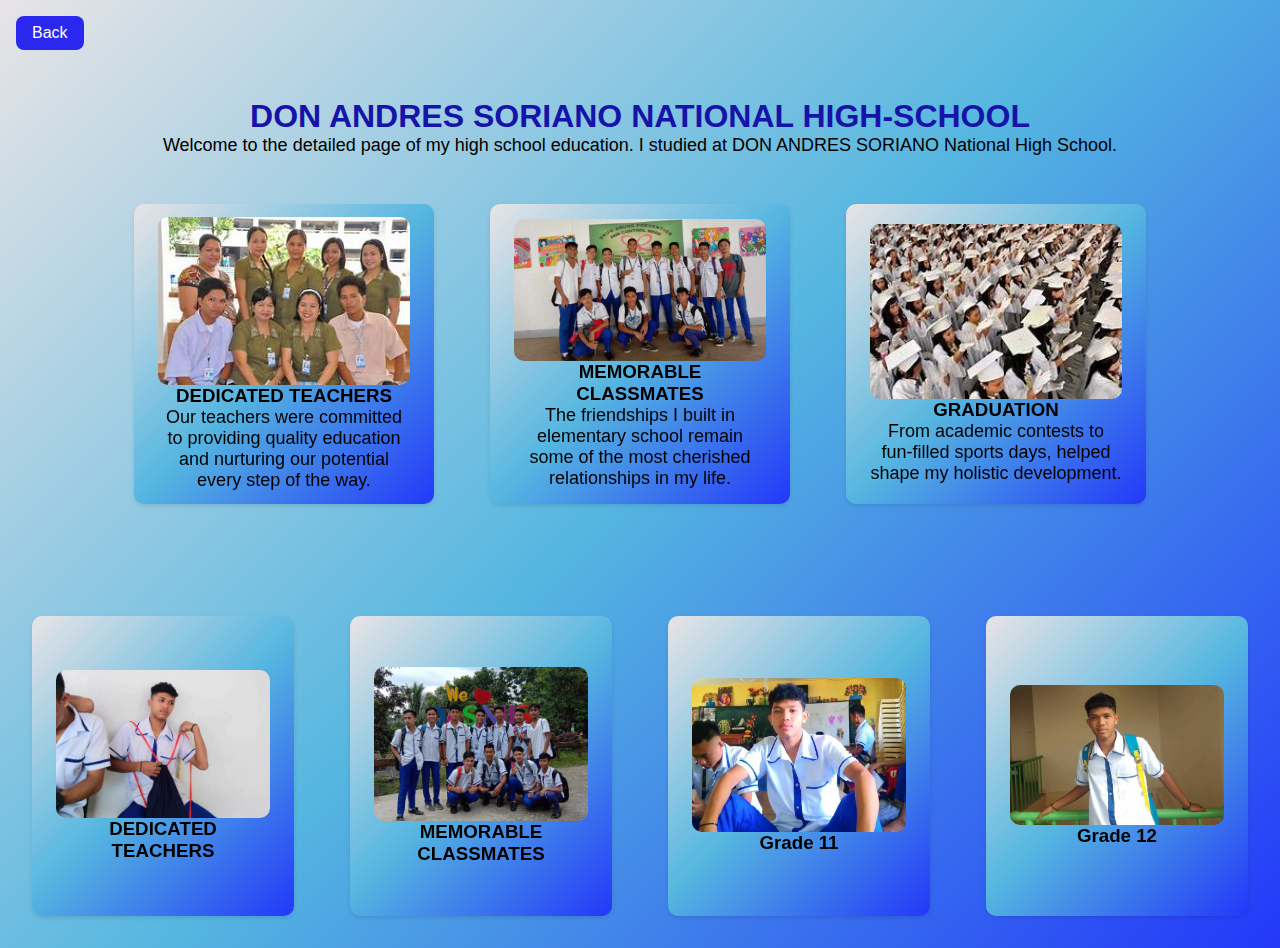
<file: high.html>
<!DOCTYPE html>
<html lang="en">
<head>
    <meta charset="UTF-8">
    <meta name="viewport" content="width=device-width, initial-scale=1.0">
    <title>Elementary School</title>
    <link rel="stylesheet" href="main.css">
    <style>
        body {
            background: linear-gradient(135deg, #e8e4e6, #55b6e0, #2338f9);
            font-family: 'merriweather', sans-serif;
            margin: 0;
            padding: 0;
        }
        header {
            padding: 1em;
            text-align: left;
        }
        header .back-button {
            display: inline-block;
            text-decoration: none;
            color: white;
            font-size: 1em;
            background-color: #2a27ee;
            padding: 0.5em 1em;
            border-radius: 0.5em;
            transition: background-color 0.5s;
        }
        
        header .back-button:hover {
            background-color: #8ba8f0;
        }
        main {
            padding: 2em;
            text-align: center;
        }
        main p{
            font-size: 18px;
        }
        main h1{
            color: #1613a9;
        }

        .columns {
            display: flex;
            justify-content: center;
            gap: 3.5em;
            margin-top: 3em;
            animation: fadeIn 1s ease-out;
        }

        .column {
            flex: 1;
            max-width: 300px;
            perspective: 1000px; /* Required for 3D effect */
        }

        .column .card {
            width: 100%;
            height: 300px;
            position: relative;
            transform-style: preserve-3d;
            transition: transform 0.6s;
            border-radius: 10px;
            box-shadow: 0 2px 4px rgba(0, 0, 0, 0.1);
        }

        .column:hover .card {
            transform: rotateY(180deg); /* Flip on hover */
        }

        .card .front,
        .card .back {
            position: absolute;
            width: 100%;
            height: 100%;
            backface-visibility: hidden; /* Hide back when flipped */
            border-radius: 10px;
        }

        .card .front {
            background: linear-gradient(135deg, #e8e4e6, #55b6e0, #2338f9);
            padding: 1.5em;
            display: flex;
            flex-direction: column;
            align-items: center;
            justify-content: center;
        }
        
        .card .back {
            background-color: #4aa8e6;
            color: rgb(7, 6, 6);
            transform: rotateY(180deg);
            padding: 1em;
            display: flex;
            flex-direction: column;
            align-items: center;
            justify-content: center;
        }

        .column img {
            width: 100%;
            height: auto;
            border-radius: 10px;
            transition: transform 0.5s ease;
        }

        .column img:hover {
            transform: scale(1.1);
        }

        @keyframes fadeIn {
            from {
                opacity: 0;
                transform: translateY(20px);
            }
            to {
                opacity: 1;
                transform: translateY(0);
            }
        }

        /* Responsive Design */
@media (max-width: 768px) {
    .columns {
        flex-direction: column; /* Stack columns vertically */
        align-items: center;
    }

    .column {
        width: 100%; /* Full-width columns */
    }
}

@media (max-width: 480px) {
    body {
        font-size: 14px;
    }

    header .back-button {
        font-size: 0.9em;
        padding: 0.4em 0.8em;
    }

    main p {
        font-size: 16px;
    }

    .card {
        height: auto; /* Let height adjust dynamically */
    }

    .card .front,
    .card .back {
        padding: 1em;
    }
}
    </style>
</head>
<body>
    <header>
        <a href="../index.html#education" class="back-button">
            <span class="back-arrow"></span> Back 
        </a>
    </header>
    <main>
        <h1>DON ANDRES SORIANO NATIONAL HIGH-SCHOOL</h1>
        <p>Welcome to the detailed page of my high school education. I studied at DON ANDRES SORIANO National High School.</p>

        <!-- Three-Column Section with Card Flip -->
        <div class="columns">
            <div class="column">
                <div class="card">
                    <div class="front">
                        <img src="h2.jpg" alt="Teacher">
                        <h3>DEDICATED TEACHERS</h3>
                        <p>Our teachers were committed to providing quality education and nurturing our potential every step of the way.</p>
                    </div>
                    <div class="back">
                        <h3>Teachers' Impact</h3>
                        <p>They encouraged creativity and fostered a love for learning that still influences me today.</p>
                    </div>
                </div>
            </div>
            <div class="column">
                <div class="card">
                    <div class="front">
                        <img src="h1.jpg" alt="Classmates">
                        <h3>MEMORABLE CLASSMATES</h3>
                        <p>The friendships I built in elementary school remain some of the most cherished relationships in my life.</p>
                    </div>
                    <div class="back">
                        <h3>Friendships</h3>
                        <p>These classmates have supported me throughout life, and we still stay in touch to this day.</p>
                    </div>
                </div>
            </div>
            <div class="column">
                <div class="card">
                    <div class="front">
                        <img src="h3.jpg" alt="School Events">
                        <h3>GRADUATION</h3>
                        <p>From academic contests to fun-filled sports days, helped shape my holistic development.</p>
                    </div>
                    <div class="back">
                        <h3>GRADUATION</h3>
                        <p>The school events brought our community together and created lasting memories.</p>
                    </div>
                </div>
            </div>
        </div>
    </main>
    <main>
        <!-- Three-Column Section with Card Flip -->
        <div class="columns">
            <div class="column">
                <div class="card">
                    <div class="front">
                        <img src="h6.jpg" alt="Teacher">
                        <h3>DEDICATED TEACHERS</h3>
                        
                    </div>
                    <div class="back">
                        <h3>Teachers' Impact</h3>
                        <p>They encouraged creativity and fostered a love for learning that still influences me today.</p>
                        <p>Our teachers were committed to providing quality education and nurturing our potential every step of the way.</p>
                    </div>
                </div>
            </div>
            <div class="column">
                <div class="card">
                    <div class="front">
                        <img src="h4.jpg" alt="Classmates">
                        <h3>MEMORABLE CLASSMATES</h3>
                        
                    </div>
                    <div class="back">
                        <h3>Friendships</h3>
                        <p>These classmates have supported me throughout life, and we still stay in touch to this day.</p>
                        <p>The friendships I built in elementary school remain some of the most cherished relationships in my life.</p>
                    </div>
                </div>
            </div>
            <div class="column">
                <div class="card">
                    <div class="front">
                        <img src="h5.jpg" alt="School Events">
                        <h3>Grade 11</h3>
                        
                    </div>
                    <div class="back">
                        <h3>Grade 11</h3>
                        <p>The school events brought our community together and created lasting memories.</p>
                        <p>From academic contests to fun-filled sports days, every event helped shape my holistic development.</p>
                    </div>
                </div>
            </div>
            <div class="column">
                <div class="card">
                    <div class="front">
                        <img src="h7.jpg" alt="School Events">
                        <h3>Grade 12</h3>
                        
                    </div>
                    <div class="back">
                        <h3>Grade 12</h3>
                        <p>The school events brought our community together and created lasting memories.</p>
                        <p>From academic contests to fun-filled sports days, every event helped shape my holistic development.</p>
                    </div>
                </div>
            </div>
            </div>
        </div>
    </main>
</body>
</html>
</file>
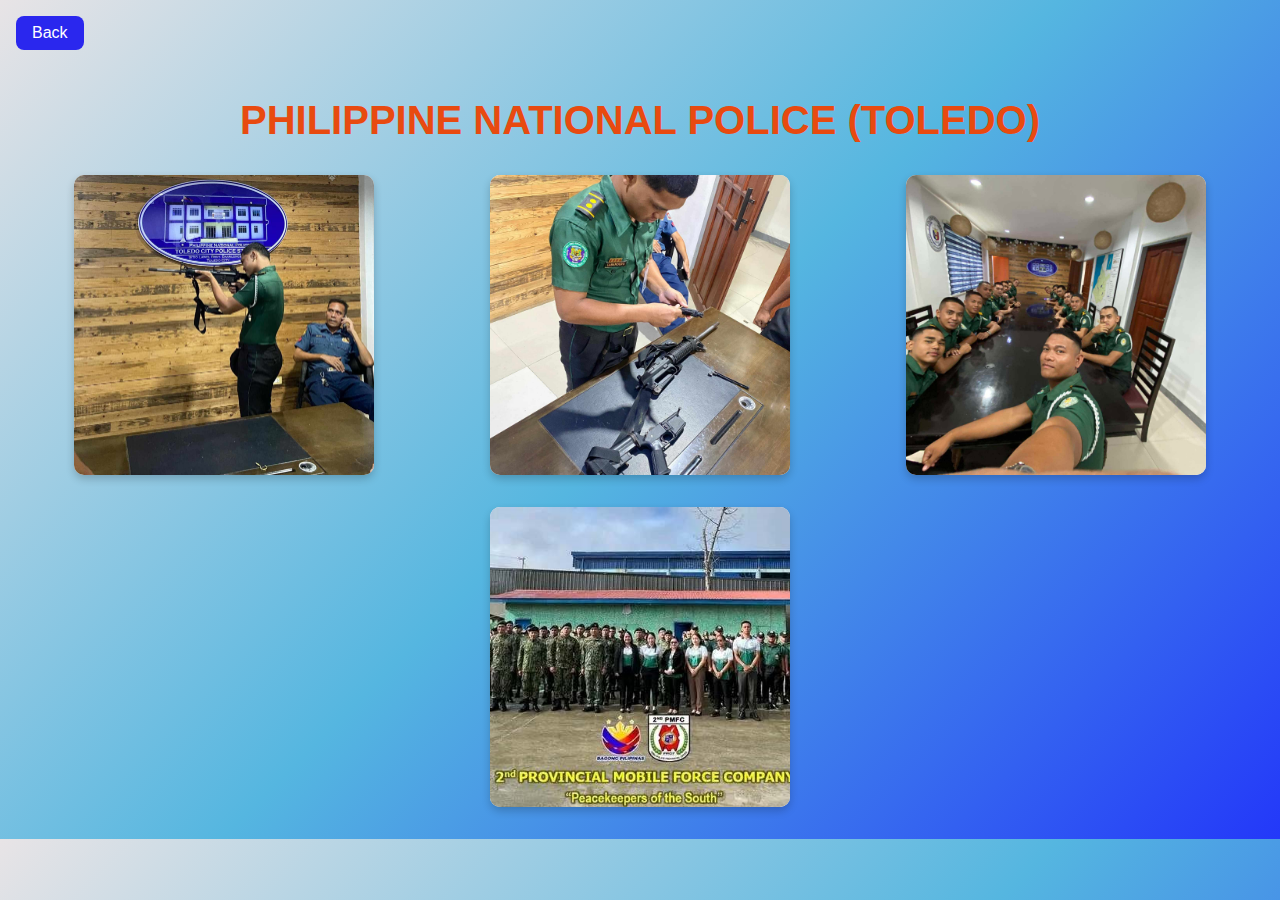
<file: ojt.html>
<!DOCTYPE html>
<html lang="en">
<head>
    <meta charset="UTF-8">
    <meta name="viewport" content="width=device-width, initial-scale=1.0">
    <title>O. J. T.</title>
    <link rel="stylesheet" href="main.css">
    <style>
        body {
            background: linear-gradient(135deg, #e8e4e6, #55b6e0, #2338f9);
            font-family: 'Merriweather', sans-serif;
            margin: 0;
            padding: 0;
        }

        header {
            padding: 1em;
            text-align: left;
        }

        header .back-button {
            display: inline-block;
            text-decoration: none;
            color: white;
            font-size: 1em;
            background-color: #2a27ee;
            padding: 0.5em 1em;
            border-radius: 0.5em;
            transition: background-color 0.5s ease, transform 0.3s ease;
        }

        header .back-button:hover {
            background-color: #8ba8f0;
            transform: scale(1.05);
        }

        main {
            padding: 2em;
            text-align: center;
        }

        main h1 {
            color: rgb(232, 74, 16);
            font-size: 2.5rem;
            animation: fadeInTitle 1s ease-out;
        }

        .columns {
            display: flex;
            flex-wrap: wrap;
            justify-content: center;
            gap: 2em;
            margin-top: 2em;
            animation: fadeInColumns 1.2s ease-out;
        }

        .column {
            flex: 1 1 300px;
            max-width: 300px;
            margin: 0 auto;
            perspective: 1000px; /* 3D perspective for flip effect */
        }

        .column .card {
            width: 100%;
            height: 300px;
            position: relative;
            transform-style: preserve-3d;
            transition: transform 0.8s ease-out, box-shadow 0.5s ease;
            border-radius: 10px;
            box-shadow: 0 4px 8px rgba(0, 0, 0, 0.2);
        }

        .column:hover .card {
            transform: rotateY(180deg); /* Flip on hover */
            box-shadow: 0 6px 12px rgba(0, 0, 0, 0.4);
        }

        .card {
            width: 100%; /* Adjust card width dynamically */
            height: auto; /* Let the height adapt */
            aspect-ratio: 1; /* Maintain a square shape */
            position: relative;
            transform-style: preserve-3d;
            transition: transform 0.8s ease-out, box-shadow 0.5s ease;
            border-radius: 10px;
            box-shadow: 0 4px 8px rgba(0, 0, 0, 0.2);
        }
        .card .front,
        .card .back {
            position: absolute;
            width: 100%;
            height: 100%;
            backface-visibility: hidden; /* Hide the back when flipped */
            border-radius: 10px;
            overflow: hidden;
        }

        .card .front {
            background-color: #f5f5f5;
            animation: fadeInImage 0.5s ease;
        }

        .card .back {
            background-color: #55b6e0;
            transform: rotateY(180deg);
            animation: fadeInImage 0.5s ease;
        }

        .card img {
            width: 100%;
            height: 100%;
            object-fit: cover; 
            transition: transform 0.5s ease;
        }

        .card:hover img {
            transform: scale(1.1);
        }
        
        @media (max-width: 1024px) {
            .columns {
                gap: 1.5em; /* Reduce the gap for smaller screens */
            }
        
            .column {
                flex: 1 1 45%; /* Two cards per row */
            }
        }
        
        @media (max-width: 768px) {
            .columns {
                flex-direction: column; /* Stack cards vertically */
                align-items: center; /* Center-align the columns */
            }
        
            .column {
                flex: 1 1 90%; /* Single card per row */
                max-width: 90%; /* Reduce the width */
            }
        }
        
        @media (max-width: 480px) {
            .card {
                height: auto; /* Allow height to adjust naturally */
            }
        
            .card .front,
            .card .back {
                padding: 1em; /* Add padding for smaller screens */
            }
        
            .card img {
                object-fit: cover; /* Ensure the image remains within the card */
            }
        }

        /* Animations */
        @keyframes fadeInTitle {
            from {
                opacity: 0;
                transform: translateY(-20px);
            }
            to {
                opacity: 1;
                transform: translateY(0);
            }
        }

        @keyframes fadeInColumns {
            from {
                opacity: 0;
                transform: translateY(20px);
            }
            to {
                opacity: 1;
                transform: translateY(0);
            }
        }

        @keyframes fadeInImage {
            from {
                opacity: 0;
                transform: scale(0.9);
            }
            to {
                opacity: 1;
                transform: scale(1);
            }

        }
    </style>
</head>
<body>
    <header>
        <a href="../index.html#skills" class="back-button">Back</a>
    </header>
    <main>
        <h1>PHILIPPINE NATIONAL POLICE (TOLEDO)</h1> 
        <div class="columns">
            <div class="column">
                <div class="card">
                    <div class="front">
                        <img src="pnp1.jpg" alt="Teachers">
                    </div>
                    <div class="back">
                        <img src="pnp5.jpg" alt="Teachers Flip Side">
                    </div>
                </div>
            </div>
            <div class="column">
                <div class="card">
                    <div class="front">
                        <img src="pnp2.jpg" alt="Classmates">
                    </div>
                    <div class="back">
                        <img src="pnp6.jpg" alt="Classmates Flip Side">
                    </div>
                </div>
            </div>
            <div class="column">
                <div class="card">
                    <div class="front">
                        <img src="pnp3.jpg" alt="Graduation">
                    </div>
                    <div class="back">
                        <img src="pnp7.jpg" alt="Graduation Flip Side">
                    </div>
                </div>
            </div>
            <div class="column">
                <div class="card">
                    <div class="front">
                        <img src="pnp4.jpg" alt="Graduation">
                    </div>
                    <div class="back">
                        <img src="pnp8.jpg" alt="Graduation Flip Side">
                    </div>
                </div>
            </div>
        </div>
    </main>
    
</body>
</html>
</file>
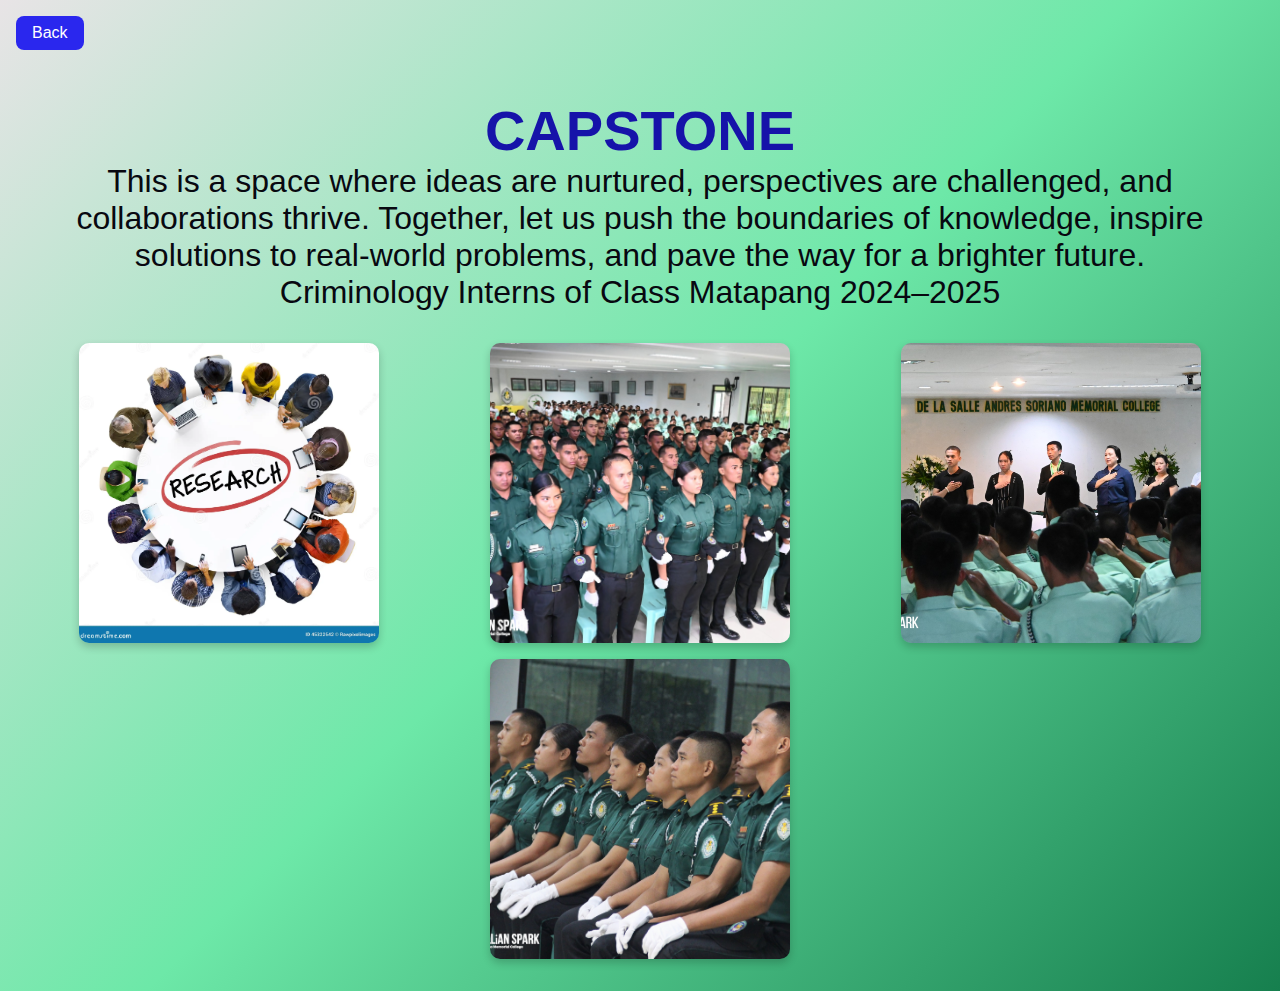
<file: research.html>
<!DOCTYPE html>
<html lang="en">
<head>
    <meta charset="UTF-8">
    <meta name="viewport" content="width=device-width, initial-scale=1.0">
    <title>research team</title>
    <link rel="stylesheet" href="main.css">
    <style>
        body {
            background: linear-gradient(135deg, #e8e4e6, #6de8a8, #167f4e);
            font-family: 'Merriweather', sans-serif;
            margin: 0;
            padding: 0;
        }

        header {
            padding: 1em;
            text-align: left;
        }

        header .back-button {
            display: inline-block;
            text-decoration: none;
            color: white;
            font-size: 1em;
            background-color: #2a27ee;
            padding: 0.5em 1em;
            border-radius: 0.5em;
            transition: background-color 0.5s ease, transform 0.3s ease;
        }

        header .back-button:hover {
            background-color: #8ba8f0;
            transform: scale(1.05);
        }

        main {
            padding: 2em;
            text-align: center;
        }

        main h1 {
            color: #1613a9;
            font-size: 3.5rem;
            animation: fadeInTitle 1s ease-out;
        }
        main p{
            color: #080810;
            font-size: 2.0rem;
            animation: fadeInTitle 1s ease-out;
        }

        .columns {
            display: flex;
            flex-wrap: wrap;
            justify-content: center;
            gap: 1em;
            margin-top: 2em;
            animation: fadeInColumns 1.2s ease-out;
        }

        .column {
            flex: 1 1 300px;
            max-width: 300px;
            margin: 0 auto;
            perspective: 1000px; /* 3D perspective for flip effect */
        }

        .column .card {
            width: 100%;
            height: 300px;
            position: relative;
            transform-style: preserve-3d;
            transition: transform 0.8s ease-out, box-shadow 0.5s ease;
            border-radius: 10px;
            box-shadow: 0 4px 8px rgba(0, 0, 0, 0.2);
        }

        .column:hover .card {
            transform: rotateY(180deg); /* Flip on hover */
            box-shadow: 0 6px 12px rgba(0, 0, 0, 0.4);
        }

        .card {
            width: 100%; /* Adjust card width dynamically */
            height: auto; /* Let the height adapt */
            aspect-ratio: 1; /* Maintain a square shape */
            position: relative;
            transform-style: preserve-3d;
            transition: transform 0.8s ease-out, box-shadow 0.5s ease;
            border-radius: 10px;
            box-shadow: 0 4px 8px rgba(0, 0, 0, 0.2);
        }

        .card .front,
        .card .back {
            position: absolute;
            width: 100%;
            height: 100%;
            backface-visibility: hidden; /* Hide the back when flipped */
            border-radius: 10px;
            overflow: hidden;
        }

        .card .front {
            background-color: #f5f5f5;
            animation: fadeInImage 0.5s ease;
        }

        .card .back {
            background-color: #55b6e0;
            transform: rotateY(180deg);
            animation: fadeInImage 0.5s ease;
        }

        .card img {
            width: 100%;
            height: 100%;
            object-fit: cover; /* Ensure the image fills the space */
            transition: transform 0.5s ease;
        }

        .card:hover img {
            transform: scale(1.1); /* Slight zoom-in effect */
        }

        /* Animations */
        @keyframes fadeInTitle {
            from {
                opacity: 0;
                transform: translateY(-20px);
            }
            to {
                opacity: 1;
                transform: translateY(0);
            }
        }

        @keyframes fadeInColumns {
            from {
                opacity: 0;
                transform: translateY(20px);
            }
            to {
                opacity: 1;
                transform: translateY(0);
            }
        }

        @keyframes fadeInImage {
            from {
                opacity: 0;
                transform: scale(0.9);
            }
            to {
                opacity: 1;
                transform: scale(1);
            }
        }
        @media (max-width: 1024px) {
            .columns {
                gap: 1.5em; /* Reduce the gap for smaller screens */
            }
        
            .column {
                flex: 1 1 45%; /* Two cards per row */
            }
        }
        
        @media (max-width: 768px) {
            .columns {
                flex-direction: column; /* Stack cards vertically */
                align-items: center; /* Center-align the columns */
            }
        
            .column {
                flex: 1 1 90%; /* Single card per row */
                max-width: 90%; /* Reduce the width */
            }
        }
        
        @media (max-width: 480px) {
            .card {
                height: auto; /* Allow height to adjust naturally */
            }
        
            .card .front,
            .card .back {
                padding: 1em; /* Add padding for smaller screens */
            }
        
            .card img {
                object-fit: cover; /* Ensure the image remains within the card */
            }
        }
    </style>
</head>
<body>
    <header>
        <a href="../index.html#skills" class="back-button">Back</a>
    </header>
    <main>
        <h1>CAPSTONE</h1>
        <p>This is a space where ideas are nurtured, perspectives are challenged, and collaborations thrive. Together, let us push the boundaries of knowledge, inspire solutions to real-world problems, and pave the way for a brighter future.<br>Criminology Interns of Class Matapang 2024–2025</p>
        <div class="columns">
            <div class="column">
                <div class="card">
                    <div class="front">
                        <img src="r1.webp" alt="Teachers">
                    </div>
                    <div class="back">
                        <img src="m2.jpg" alt="Teachers Flip Side">
                    </div>
                </div>
            </div>
            <div class="column">
                <div class="card">
                    <div class="front">
                        <img src="d1.jpg" alt="Classmates">
                    </div>
                    <div class="back">
                        <img src="d3.jpg" alt="Classmates Flip Side">
                    </div>
                </div>
            </div>
            <div class="column">
                <div class="card">
                    <div class="front">
                        <img src="d2.jpg" alt="Classmates">
                    </div>
                    <div class="back">
                        <img src="d5.jpg" alt="Classmates Flip Side">
                    </div>
                </div>
            </div>
            <div class="column">
                <div class="card">
                    <div class="front">
                        <img src="d4.jpg" alt="Graduation">
                    </div>
                    <div class="back">
                        <img src="d6.jpg" alt="Graduation Flip Side">
                    </div>
                </div>
            </div>
        </div>
    </main>
</body>
</html>
</file>
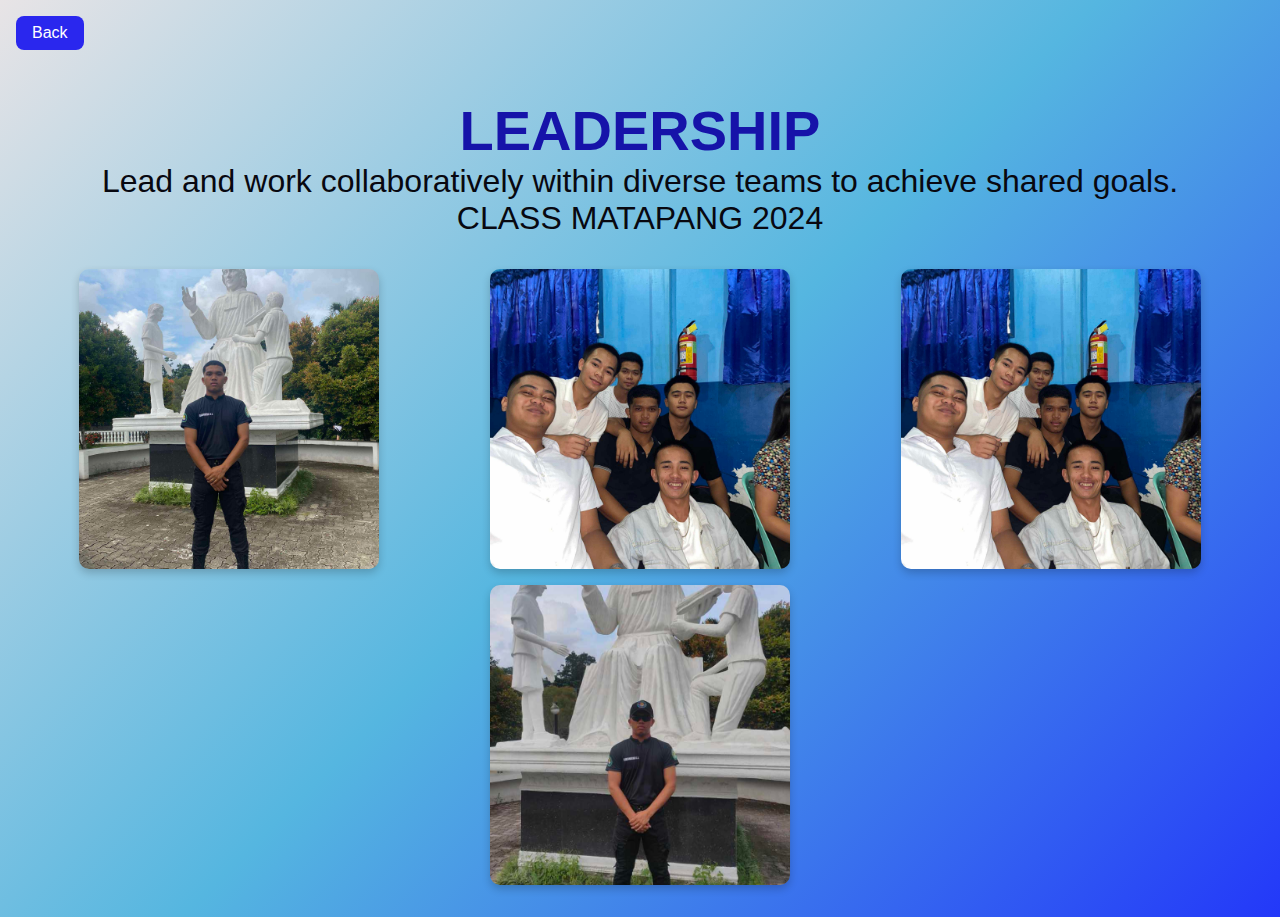
<file: team.html>
<!DOCTYPE html>
<html lang="en">
<head>
    <meta charset="UTF-8">
    <meta name="viewport" content="width=device-width, initial-scale=1.0">
    <title>Teamwork</title>
    <link rel="stylesheet" href="main.css">
    <style>
        body {
            background: linear-gradient(135deg, #e8e4e6, #55b6e0, #2338f9);
            font-family: 'Merriweather', sans-serif;
            margin: 0;
            padding: 0;
        }

        header {
            padding: 1em;
            text-align: left;
        }

        header .back-button {
            display: inline-block;
            text-decoration: none;
            color: white;
            font-size: 1em;
            background-color: #2a27ee;
            padding: 0.5em 1em;
            border-radius: 0.5em;
            transition: background-color 0.5s ease, transform 0.3s ease;
        }

        header .back-button:hover {
            background-color: #8ba8f0;
            transform: scale(1.05);
        }

        main {
            padding: 2em;
            text-align: center;
        }

        main h1 {
            color: #1613a9;
            font-size: 3.5rem;
            animation: fadeInTitle 1s ease-out;
        }
        main p{
            color: #080810;
            font-size: 2.0rem;
            animation: fadeInTitle 1s ease-out;
        }

        .columns {
            display: flex;
            flex-wrap: wrap;
            justify-content: center;
            gap: 1em;
            margin-top: 2em;
            animation: fadeInColumns 1.2s ease-out;
        }

        .column {
            flex: 1 1 300px;
            max-width: 300px;
            margin: 0 auto;
            perspective: 1000px; /* 3D perspective for flip effect */
        }

        .column .card {
            width: 100%;
            height: 300px;
            position: relative;
            transform-style: preserve-3d;
            transition: transform 0.8s ease-out, box-shadow 0.5s ease;
            border-radius: 10px;
            box-shadow: 0 4px 8px rgba(0, 0, 0, 0.2);
        }

        .column:hover .card {
            transform: rotateY(180deg); /* Flip on hover */
            box-shadow: 0 6px 12px rgba(0, 0, 0, 0.4);
        }

        .card {
            width: 100%; /* Adjust card width dynamically */
            height: auto; /* Let the height adapt */
            aspect-ratio: 1; /* Maintain a square shape */
            position: relative;
            transform-style: preserve-3d;
            transition: transform 0.8s ease-out, box-shadow 0.5s ease;
            border-radius: 10px;
            box-shadow: 0 4px 8px rgba(0, 0, 0, 0.2);
        }

        .card .front,
        .card .back {
            position: absolute;
            width: 100%;
            height: 100%;
            backface-visibility: hidden; /* Hide the back when flipped */
            border-radius: 10px;
            overflow: hidden;
        }

        .card .front {
            background-color: #f5f5f5;
            animation: fadeInImage 0.5s ease;
        }

        .card .back {
            background-color: #55b6e0;
            transform: rotateY(180deg);
            animation: fadeInImage 0.5s ease;
        }

        .card img {
            width: 100%;
            height: 100%;
            object-fit: cover; /* Ensure the image fills the space */
            transition: transform 0.5s ease;
        }

        .card:hover img {
            transform: scale(1.1); /* Slight zoom-in effect */
        }

        /* Animations */
        @keyframes fadeInTitle {
            from {
                opacity: 0;
                transform: translateY(-20px);
            }
            to {
                opacity: 1;
                transform: translateY(0);
            }
        }

        @keyframes fadeInColumns {
            from {
                opacity: 0;
                transform: translateY(20px);
            }
            to {
                opacity: 1;
                transform: translateY(0);
            }
        }

        @keyframes fadeInImage {
            from {
                opacity: 0;
                transform: scale(0.9);
            }
            to {
                opacity: 1;
                transform: scale(1);
            }
        }
        @media (max-width: 1024px) {
            .columns {
                gap: 1.5em; /* Reduce the gap for smaller screens */
            }
        
            .column {
                flex: 1 1 45%; /* Two cards per row */
            }
        }
        
        @media (max-width: 768px) {
            .columns {
                flex-direction: column; /* Stack cards vertically */
                align-items: center; /* Center-align the columns */
            }
        
            .column {
                flex: 1 1 90%; /* Single card per row */
                max-width: 90%; /* Reduce the width */
            }
        }
        
        @media (max-width: 480px) {
            .card {
                height: auto; /* Allow height to adjust naturally */
            }
        
            .card .front,
            .card .back {
                padding: 1em; /* Add padding for smaller screens */
            }
        
            .card img {
                object-fit: cover; /* Ensure the image remains within the card */
            }
        }
    </style>
</head>
<body>
    <header>
        <a href="../index.html#skills" class="back-button">Back</a>
    </header>
    <main>
        <h1>LEADERSHIP</h1>
        <p>Lead and work collaboratively within diverse teams to achieve shared goals.<br>CLASS MATAPANG 2024</p>
        <div class="columns">
            <div class="column">
                <div class="card">
                    <div class="front">
                        <img src="m1.jpg" alt="Teachers">
                    </div>
                    <div class="back">
                        <img src="m2.jpg" alt="Teachers Flip Side">
                    </div>
                </div>
            </div>
            <div class="column">
                <div class="card">
                    <div class="front">
                        <img src="m3.jpg" alt="Classmates">
                    </div>
                    <div class="back">
                        <img src="m1.jpg" alt="Classmates Flip Side">
                    </div>
                </div>
            </div>
            <div class="column">
                <div class="card">
                    <div class="front">
                        <img src="m3.jpg" alt="Classmates">
                    </div>
                    <div class="back">
                        <img src="m1.jpg" alt="Classmates Flip Side">
                    </div>
                </div>
            </div>
            <div class="column">
                <div class="card">
                    <div class="front">
                        <img src="m2.jpg" alt="Graduation">
                    </div>
                    <div class="back">
                        <img src="m3.jpg" alt="Graduation Flip Side">
                    </div>
                </div>
            </div>
        </div>
    </main>
</body>
</html>
</file>
<file: main.css>
*{
    margin: 0;
    padding: 0;
    box-sizing: border-box;
    font-family: 'Poppins', sans-serif;
    text-decoration: none;
    list-style: none;
}
html{
    scroll-behavior: smooth;
}
.header{
    position: fixed;
    top: 0;
    left: 0;
    width: 100%;
    padding: 35px 12%;
    background: rgba(0, 0, 0, 0.8);
    backdrop-filter: blur(10px);
    display: flex;
    justify-content: space-between;
    align-items: center;
    z-index: 100;
}
.logo{
    font-size: 50px;
    color: white;
    font-weight: 600;
    transition: 0.3s ease;
}
.logo:hover{
    color: orangered;
    text-shadow: 0 0 25px orangered,
                 0 0 50px orangered;
    transform: scale(1.1);
}
span{
    color: orangered;
}
.navbar {
    display: flex;
    justify-content: center;
    align-items: center;
    padding: 10px 20px;
    transition: 0.3s ease;
}
.navbar a{
    font-size: 20px;
    color: white;
    font-weight: 500;
    margin: 0 20px;
    border-bottom: 3px solid transparent;
    transition: 0.3s ease;
    text-decoration: none;
}
.navbar a:hover,
.navbar a:active{
    color: orangered;
    border-bottom: 3px solid orangered;
}
.contact {
    display: inline-block;
    background-color: orangered;
    color: white;
    padding: 10px 20px;
    border-radius: 8px;
    text-decoration: none;
    font-weight: bold;
    font-size: 18px;
    margin: 0 20px;
    transition: 0.3s ease;
}

.contact:hover {
    background-color: #e14e4e;
}

/* Hamburger Menu */
.hamburger {
    display: none;
    font-size: 20px;
    color: white;
    cursor: pointer;
    position: absolute;
    right: 20px;
    top: 15px;
    z-index: 10;
}

/* Responsive Styles */
@media (max-width: 768px) {
    .navbar {
        display: none;
        flex-direction: column;
        align-items: left;
        background-color: #161414;
        color: orangered;
        position: absolute;
        top: 0;
        left: 0;
        width: 50%;
        height: 50vh;
        z-index: 9;
        padding-top: 5rem;
        transition: transform 0.3s ease;
        transform: translateY(-100%);
    }

    .navbar.show {
        display: flex;
        transform: translateY(0);
    }

    .navbar a {
        font-size: 18px;
        margin: 10px 0;
    }

    .contact {
        display: none;
    }

    .hamburger {
        display: block;
    }
}

.home{
    width: 100%;
    min-height: 100vh;
    background: rgb(241, 241, 241);
    display: flex;
    align-items: center;
    gap: 7em;
    padding: 30px 12% 0;
}
.home-content{
    max-width: 800px;
}
.home-content h3{
    margin-top: 2em;
    font-size: 42px;
}
.home-content h1{
    font-size: 62px;
    line-height: 1.2;
}
.home-content p{
    font-size: 18px;
    margin: 20px 0 30px;
}
.btn-box{
    width: 345px;
    display: flex;
    gap: 2em;
}
.btn-1{
    padding: 15px 28px;
    background-color: black;
    color: white;
    border: 2px solid transparent;
    border-radius: 8px;
    font-size: 18px;
    letter-spacing: 1px;
    font-weight: 600;
    transition: 0.3s ease;
    cursor: pointer;
}
.btn-1:hover{
    background-color: white;
    color: black;
    border: 2px solid black;
}
.btn-2{
    padding: 15px 28px;
    background-color: orangered;
    color: white;
    border: 2px solid black;
    border-radius: 8px;
    font-size: 18px;
    letter-spacing: 1px;
    font-weight: 600;
    transition: 0.3s ease;
    cursor: pointer;
}
.btn-2:hover{
    background-color: white;
    color: orangered;
}
.img-box img{
    margin-top: 3em;
    border-radius: 50%;
    width: 550px;
    height: 450px;
}
@media (max-width: 768px) {
    .img-box img {
        width: 90%; /* Shrink further for smaller devices */
        max-width: 300px; /* Reduce the max size */
    }
}

@media (max-width: 480px) {
    .img-box img {
        width: 70%; /* Further adjust for very small devices */
        max-width: 300px; /* Smaller max size */
    }
}
::-webkit-scrollbar{
    width: 15px;
}
::-webkit-scrollbar-thumb{
    background-color: rgba(0, 0, 0, 0.6);
    width: 50px;
}
.about{
    display: flex;
    justify-content: center;
    align-items: center;
    padding: 12% 8%;
    gap: 10em;
    background: black;
}
.about-img img{
    position: relative;
    width: 550px;
    box-shadow: 0 0 25px rgb(0, 255, 204),
                0 0 50px rgb(0, 255, 242);;
    border-radius: 50%;
}
@media (max-width: 768px) {
    .about-img img {
        width: 90%; /* Shrink further for smaller devices */
        max-width: 300px; /* Reduce the max size */
    }
}

@media (max-width: 480px) {
    .about-img img {
        width: 80%; /* Further adjust for very small devices */
        max-width: 300px; /* Smaller max size */
    }
}
.about-content h2{
    text-align: center;
    color: white;
    font-size: 50px;
}
.about-content h3{
    margin-top: 1em;
    font-size: 62px;
    color: white;
}
.about-content p{
    color: white;
    font-size: 20px;
    margin: 1em 0 1.5em;
}
.contact{
    padding: 10px 28px;
    background-color: white;
    color: black;
    border: 2px solid transparent;
    border-radius: 8px;
    font-size: 16px;
    letter-spacing: 1px;
    font-weight: 600;
    transition: 0.3s ease;
}
.contact:hover{
    background-color: orangered;
    box-shadow: 0 0 25px orangered;
    color: white;
}
.contact-form {
    background: linear-gradient(135deg, #f8f8f8, #eaeaea);
    padding: 4rem 2rem;
}

.contact-container {
    max-width: 800px;
    margin: 0 auto;
    background: white;
    border-radius: 10px;
    padding: 2rem 3rem;
    box-shadow: 0 4px 15px rgba(0, 0, 0, 0.2);
    text-align: center;
}
.contact-container {
    animation: fadeIn 0.8s ease-in-out;
}

@keyframes fadeIn {
    from {
        opacity: 0;
        transform: translateY(20px);
    }
    to {
        opacity: 1;
        transform: translateY(0);
    }
}

.contact-me {
    text-align: center;
    font-size: 50px;
    color: black;
    margin-bottom: 0.5rem;
}

.contact-me span {
    color: orangered;
}

.contact-description {
    font-size: 18px;
    color: #555;
    margin-bottom: 2rem;
}

.contact-form form {
    display: flex;
    flex-direction: column;
    gap: 1.5rem;
}

.input-box {
    display: flex;
    justify-content: space-between;
    gap: 1rem;
}

.input-box input,
textarea {
    flex: 1;
    padding: 0.9rem;
    font-size: 16px;
    border: 1px solid #ccc;
    border-radius: 5px;
    outline: none;
    transition: border 0.3s ease;
    background: #f9f9f9;
    transition: border-color 0.3s ease, box-shadow 0.3s ease;
}

.input-box input:focus,
textarea:focus {
    border-color: #ff6b6b;
    box-shadow: 0 0 8px rgba(209, 55, 55, 0.5);
}

textarea {
    width: 100%;
    resize: none;
    min-height: 120px;
}

.btn-submit {
    background-color: orangered;
    color: black;
    padding: 0.9rem 2rem;
    border: none;
    border-radius: 5px;
    font-size: 18px;
    font-weight: bold;
    cursor: pointer;
    transform: translateY(-3px);
    box-shadow: 0 6px 15px rgba(255, 107, 107, 0.5);
    transition: background-color 0.3s ease, box-shadow 0.3s ease;
}

.btn-submit:hover {
    background-color: #e14e4e;
    box-shadow: 0 4px 10px rgba(255, 107, 107, 0.5);
}

@media (max-width: 768px) {
    .input-box {
        flex-direction: column;
    }
    
    .contact-me {
        font-size: 40px;
    }

    .contact-description {
        font-size: 16px;
    }

    .contact-container {
        padding: 2rem;
    }
}

@media (max-width: 480px) {
    .contact-me {
        font-size: 30px;
    }

    .btn-submit {
        padding: 0.7rem 1.5rem;
        font-size: 16px;
    }

    .contact-container {
        padding: 1.5rem;
    }

    .input-box input,
    textarea {
        font-size: 14px;
    }
}


.education {
    padding: 3em 1em;
    text-align: center;
    background: rgb(41, 40, 40);
    margin-top: 1em;
    border-radius: 1rem;
    box-shadow: 0 4px 8px rgba(232, 147, 147, 0.1);
}

.section-heading {
    font-size: 50px;
    margin-bottom: 1.5em;
    color: white;
    font-weight: bold;
}

.education p {
    margin-top: 1em;
    font-size: 20px;
    line-height: 1.8;
    color: white;
    margin-bottom: 1em;
}
.read-more-btn {
    display: inline-block;
    margin-top: 1em;
    padding: 0.5em 1em;
    background-color: #007bff; /* Primary color */
    color: #fff;
    border: none;
    border-radius: 0.5rem;
    text-decoration: none;
    font-size: 1rem;
    transition: background-color 0.3s ease, transform 0.2s ease;
    box-shadow: 0 2px 4px rgba(0, 0, 0, 0.1);
    text-align: center;
}

.read-more-btn:hover {
    background-color: #134070; /* Darker shade for hover effect */
    transform: scale(1.05); /* Slightly enlarges the button */
    text-decoration: none;
}


/* Columns Layout */
.education-columns {
    display: flex;
    flex-wrap: wrap;
    justify-content: center;
    gap: 3em;
}

.education-item {
    flex: 1;
    max-width: 300px;
    background: #fbfcfd;
    padding: 1.5em;
    border-radius: 0.8rem;
    box-shadow: 0 2px 4px rgba(0, 0, 0, 0.1);
    text-align: center;
}

.education-img {
    width: 100%;
    max-width: 200px;
    height: 150px;
    object-fit: cover;
    border-radius: 0.5rem;
    margin-bottom: 1em;
    box-shadow: 0 2px 4px rgba(0, 0, 0, 0.1);
}

.education-item h3 {
    font-size: 20px;
    color: #0c0909;
    margin-bottom: 0.5em;
}

.education-item p {
    line-height: normal;
    font-size: 1.1rem;
    font-size: 16px;
    color: #2f2d2d;
}

.personal-skills {
    padding: 3em 1em;
    text-align: center;
    background: white;
    margin-bottom: 2em;
    border-radius: 1rem;
    box-shadow: 0 4px 8px rgba(0, 0, 0, 0.1);
}

.skill {
    font-size: 50px;
    margin-bottom: 1.5em;
    color: #333;
    font-weight: bold;
}

.skills-container {
    display: flex;
    flex-wrap: wrap;
    justify-content: center;
    gap: 2em;
}

.skill-item {
    flex: 1;
    max-width: 300px;
    background: linear-gradient(to right, #fcf9f9, #959290);
    padding: 1.5em;
    border-radius: 0.8rem;
    box-shadow: 0 2px 4px rgba(0, 0, 0, 0.1);
    text-align: center;
}

.skill-icon {
    width: 100px;
    height: 100px;
    object-fit: cover;
    border-radius: 50%;
    margin-bottom: 1em;
    box-shadow: 0 2px 4px rgba(0, 0, 0, 0.1);
}

.skill-item h3 {
    font-size: 20px;
    color: #c7480c;
    margin-bottom: 0.5em;
}

.skill-item p {
    font-size: 16px;
    color: #222020;
    line-height: 1.6;
}


.projects {
    padding: 3em 1em;
    text-align: center;
    background: linear-gradient(to right, #e3e0e0, #605d5c);; 
    color: #060505;
    margin-bottom: 2em;
    border-radius: 1rem;
    box-shadow: 0 4px 8px rgba(0, 0, 0, 0.1);
}

.proj {
    font-size: 50px;
    margin-bottom: 1em;
    font-weight: bold;
}

.projects p {
    font-size: 30px;
    margin-bottom: 1em;
    line-height: 1.8;
}

.project-cards {
    display: flex;
    flex-wrap: wrap;
    justify-content: center;
    gap: 2em;
}

.project-card {
    flex: 1;
    max-width: 300px;
    background: #fff;
    color: #2a2828;
    font-size: 25px;
    padding: 1.5em;
    border-radius: 0.8rem;
    box-shadow: 0 2px 4px rgba(0, 0, 0, 0.1);
    text-align: left;
    transition: transform 0.5s ease, box-shadow 0.5s ease;
}

.project-card h3 {
    text-align: center;
    font-size: 25px;
    color: #8f430c; /* Brown to match theme */
    margin-bottom: 0.5em;
}

.project-card p {
    text-align: center;
    font-size: 18px;
    line-height: 1.6;
}

.project-card:hover {
    transform: translateY(-5px);
    box-shadow: 0 6px 12px rgba(0, 0, 0, 0.2);
}


.footer{
    position: relative;
    bottom: 0;
    width: 100%;
    padding: 20px 0;
    background-color: black;
}
.footer .social{
     text-align: center;
     padding-bottom: 25px;
     color: white;
}
.footer .social a{
    font-size: 24px;
    color: white;
    border: 2px solid orangered;
    width: 40px;
    height: 40px;
    line-height: 38px;
    display: inline-block;
    text-align: center;
    border-radius: 50%;
    margin: 0 8px;
    box-shadow: inset 0 0 10px orangered, 0 0 10px orangered;
    transition: 0.3s ease;
}
.footer .social a:hover{
    transform: scale(1.2)translateY(-10px);
    color: orangered;
    border: 2px solid orangered;
}
.footer ul{
    margin-top: 0;
    padding: 0;
    font-size: 18;
    line-height: 1.6;
    margin-bottom: 0;
    text-align: center;
}
.footer ul li a{
    color: white;
    border-bottom: 3px solid transparent;
    transition: 0.3s ease;
}
.footer ul li a:hover{
    border-bottom: 3px solid orangered;
}
.footer ul li{
    display: inline-block;
    padding: 0 15px;
}
.footer .copyright{
     margin-top: 15px;
     text-align: center;
     font-size: 16px;
     color: white;
}
@media(max-width: 1200px) {
    .home {
        padding: 30px 10%;
    }
    .about {
        gap: 5em;
    }
    .img-box img {
        width: 450px;
        height: 400px;
    }
}

@media (max-width: 900px) {
    .header {
        padding: 30px 10%;
    }
    .home {
        flex-direction: column;
        padding: 30px 5%;
        gap: 3em;
    }
    .home-content h1 {
        font-size: 50px;
    }
    .home-content p {
        font-size: 16px;
    }
    .btn-box {
        flex-direction: column;
        width: auto;
        gap: 1em;
    }
    .img-box img {
        width: 400px;
        height: 350px;
    }
}

@media (max-width: 600px) {
    .header {
        padding: 20px 5%;
    }
    .logo {
        font-size: 40px;
    }
    .navbar a {
        font-size: 18px;
    }
    .home {
        padding: 20px 5%;
        gap: 2em;
    }
    .home-content h1 {
        font-size: 40px;
    }
    .home-content p {
        font-size: 14px;
    }
    .about {
        flex-direction: column;
        padding: 10% 5%;
    }
    .about-img img {
        width: 400px;
    }
    .btn-box {
        width: 100%;
    }
}
</file>
